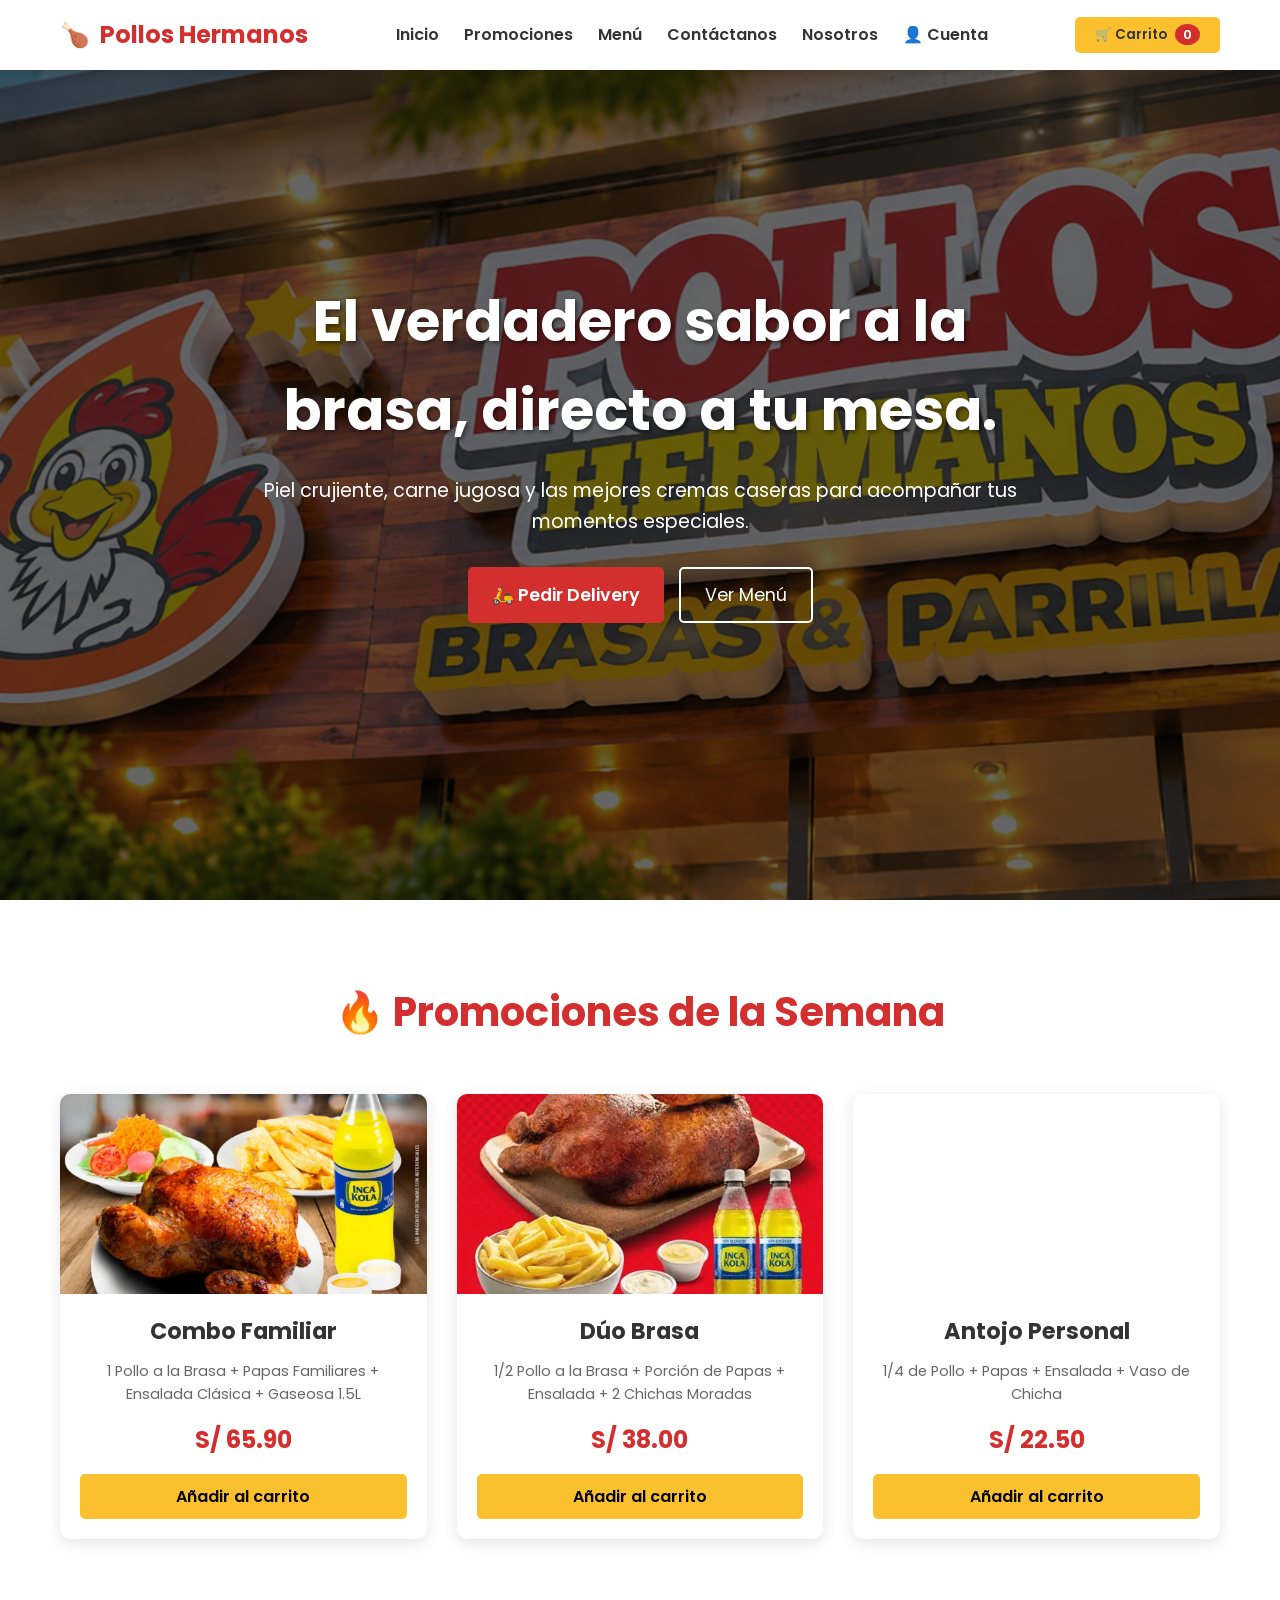
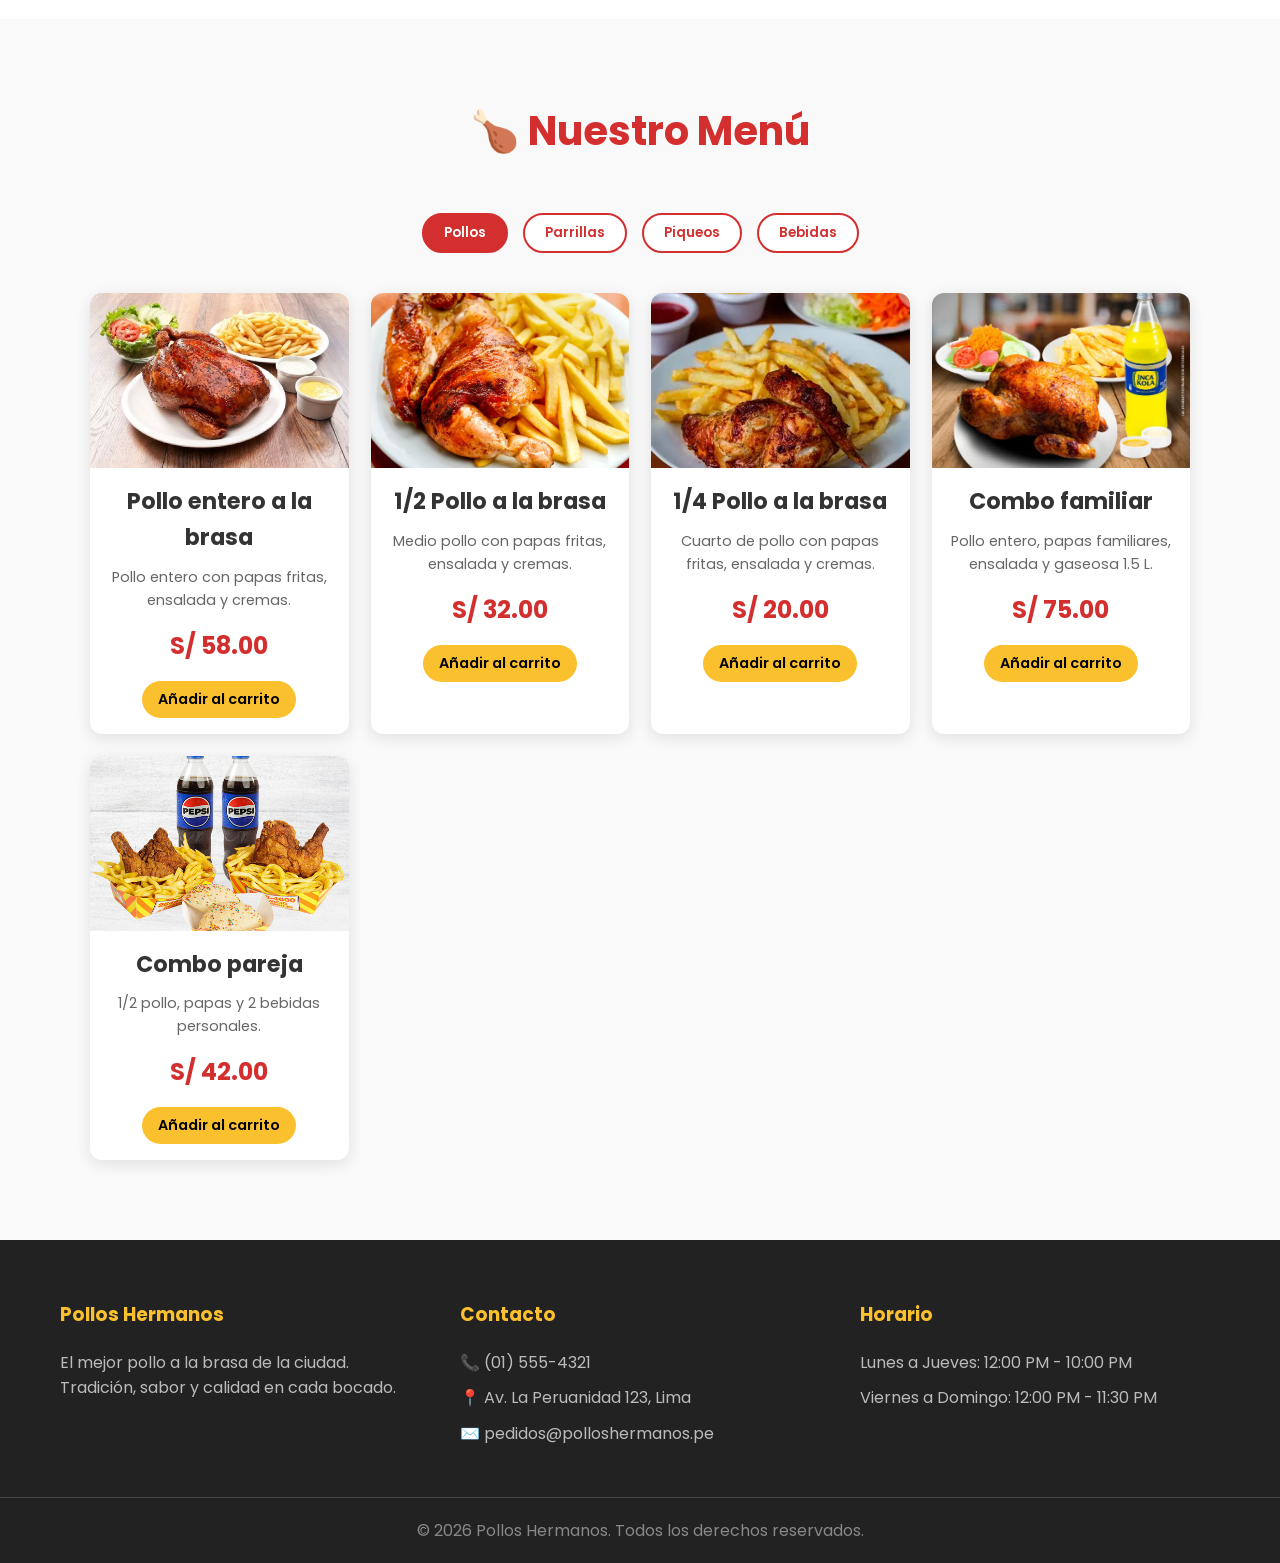
<file: prototipo_/index.html>
<!DOCTYPE html>
<html lang="es">
<head>
    <meta charset="UTF-8">
    <meta name="viewport" content="width=device-width, initial-scale=1.0">
    <title>Pollos Hermanos | Tu Pollería Favorita</title>
    <link rel="stylesheet" href="style.css">
    <link href="https://fonts.googleapis.com/css2?family=Poppins:wght@300;400;600;700&display=swap" rel="stylesheet">
</head>
<body>

    <!-- Encabezado -->
    <header class="navbar">
        <div class="container nav-container">
            <div class="logo">
                🍗 <span>Pollos Hermanos</span>
            </div>
            <nav>
                <ul class="nav-links">
                    <li><a href="#inicio">Inicio</a></li>
                    <li><a href="#promos">Promociones</a></li>
                    <li><a href="#menu">Menú</a></li>
                    <li><a href="contacto.html"> Contáctanos</a></li>
                    <li><a href="historia.html"> Nosotros</a></li>
                    <li><a href="login.html">👤 Cuenta</a></li>
                </ul>
            </nav>
            <button class="btn-pedir" id="btn-header-pedir" style="position:relative;">
            🛒 Carrito <span id="cart-count" style="background:var(--primary-color); color:white; border-radius:50%; padding:2px 8px; font-size:0.8rem; margin-left:5px;">0</span>
            </button>
        </div>
    </header>

    <!-- Sección Principal (Hero) -->
    <section id="inicio" class="hero">
        <div class="hero-overlay"></div>
        <div class="container hero-content">
            <h1>El verdadero sabor a la brasa, directo a tu mesa.</h1>
            <p>Piel crujiente, carne jugosa y las mejores cremas caseras para acompañar tus momentos especiales.</p>
            <div class="hero-buttons">
                <button class="btn-primary" id="btn-hero-pedir">🛵 Pedir Delivery</button>
                <a href="#menu" class="btn-secondary">Ver Menú</a>
            </div>
        </div>
    </section>

    <!-- Promociones -->
    <section id="promos" class="section">
        <div class="container">
            <h2 class="section-title">🔥 Promociones de la Semana</h2>
            <div class="grid-3">
                <div class="card promo-card">
                    <div class="card-img" style="background-image: url('img/combo_familiar.png');"></div>
                    <div class="card-body">
                        <h3>Combo Familiar</h3>
                        <p>1 Pollo a la Brasa + Papas Familiares + Ensalada Clásica + Gaseosa 1.5L</p>
                        <span class="price">S/ 65.90</span>
                        <button class="btn-add">Añadir al carrito</button>
                    </div>
                </div>
                <div class="card promo-card">
                    <div class="card-img" style="background-image: url('img/duo_brasa.png');"></div>
                    <div class="card-body">
                        <h3>Dúo Brasa</h3>
                        <p>1/2 Pollo a la Brasa + Porción de Papas + Ensalada + 2 Chichas Moradas</p>
                        <span class="price">S/ 38.00</span>
                        <button class="btn-add">Añadir al carrito</button>
                    </div>
                </div>
                <div class="card promo-card">
                    <div class="card-img" style="background-image: url('https://images.unsplash.com/photo-1555939594-58d7cb561ad1?auto=format&fit=crop&q=80&w=400');"></div>
                    <div class="card-body">
                        <h3>Antojo Personal</h3>
                        <p>1/4 de Pollo + Papas + Ensalada + Vaso de Chicha</p>
                        <span class="price">S/ 22.50</span>
                        <button class="btn-add">Añadir al carrito</button>
                    </div>
                </div>
            </div>
        </div>
    </section>

    <!-- Nuestro Menú -->
    <section id="menu" class="section bg-light">
        <div class="container">
            <h2 class="section-title">🍗 Nuestro Menú</h2>
            <div class="menu-categories">
                <button class="menu-btn active">Pollos</button>
                <button class="menu-btn">Parrillas</button>
                <button class="menu-btn">Piqueos</button>
                <button class="menu-btn">Bebidas</button>
            </div>
            
            <div class="menu-list" id="menu-list"></div>
        </div>
    </section>

    <!-- Footer -->
    <footer>
        <div class="container footer-content">
            <div class="footer-col">
                <h3>Pollos Hermanos</h3>
                <p>El mejor pollo a la brasa de la ciudad. Tradición, sabor y calidad en cada bocado.</p>
            </div>
            <div class="footer-col">
                <h3>Contacto</h3>
                <p>📞 (01) 555-4321</p>
                <p>📍 Av. La Peruanidad 123, Lima</p>
                <p>✉️ pedidos@polloshermanos.pe</p>
            </div>
            <div class="footer-col">
                <h3>Horario</h3>
                <p>Lunes a Jueves: 12:00 PM - 10:00 PM</p>
                <p>Viernes a Domingo: 12:00 PM - 11:30 PM</p>
            </div>
        </div>
        <div class="footer-bottom">
            <p>&copy; 2026 Pollos Hermanos. Todos los derechos reservados.</p>
        </div>
    </footer>

    <script src="script.js"></script>
</body>
</html>
</file>
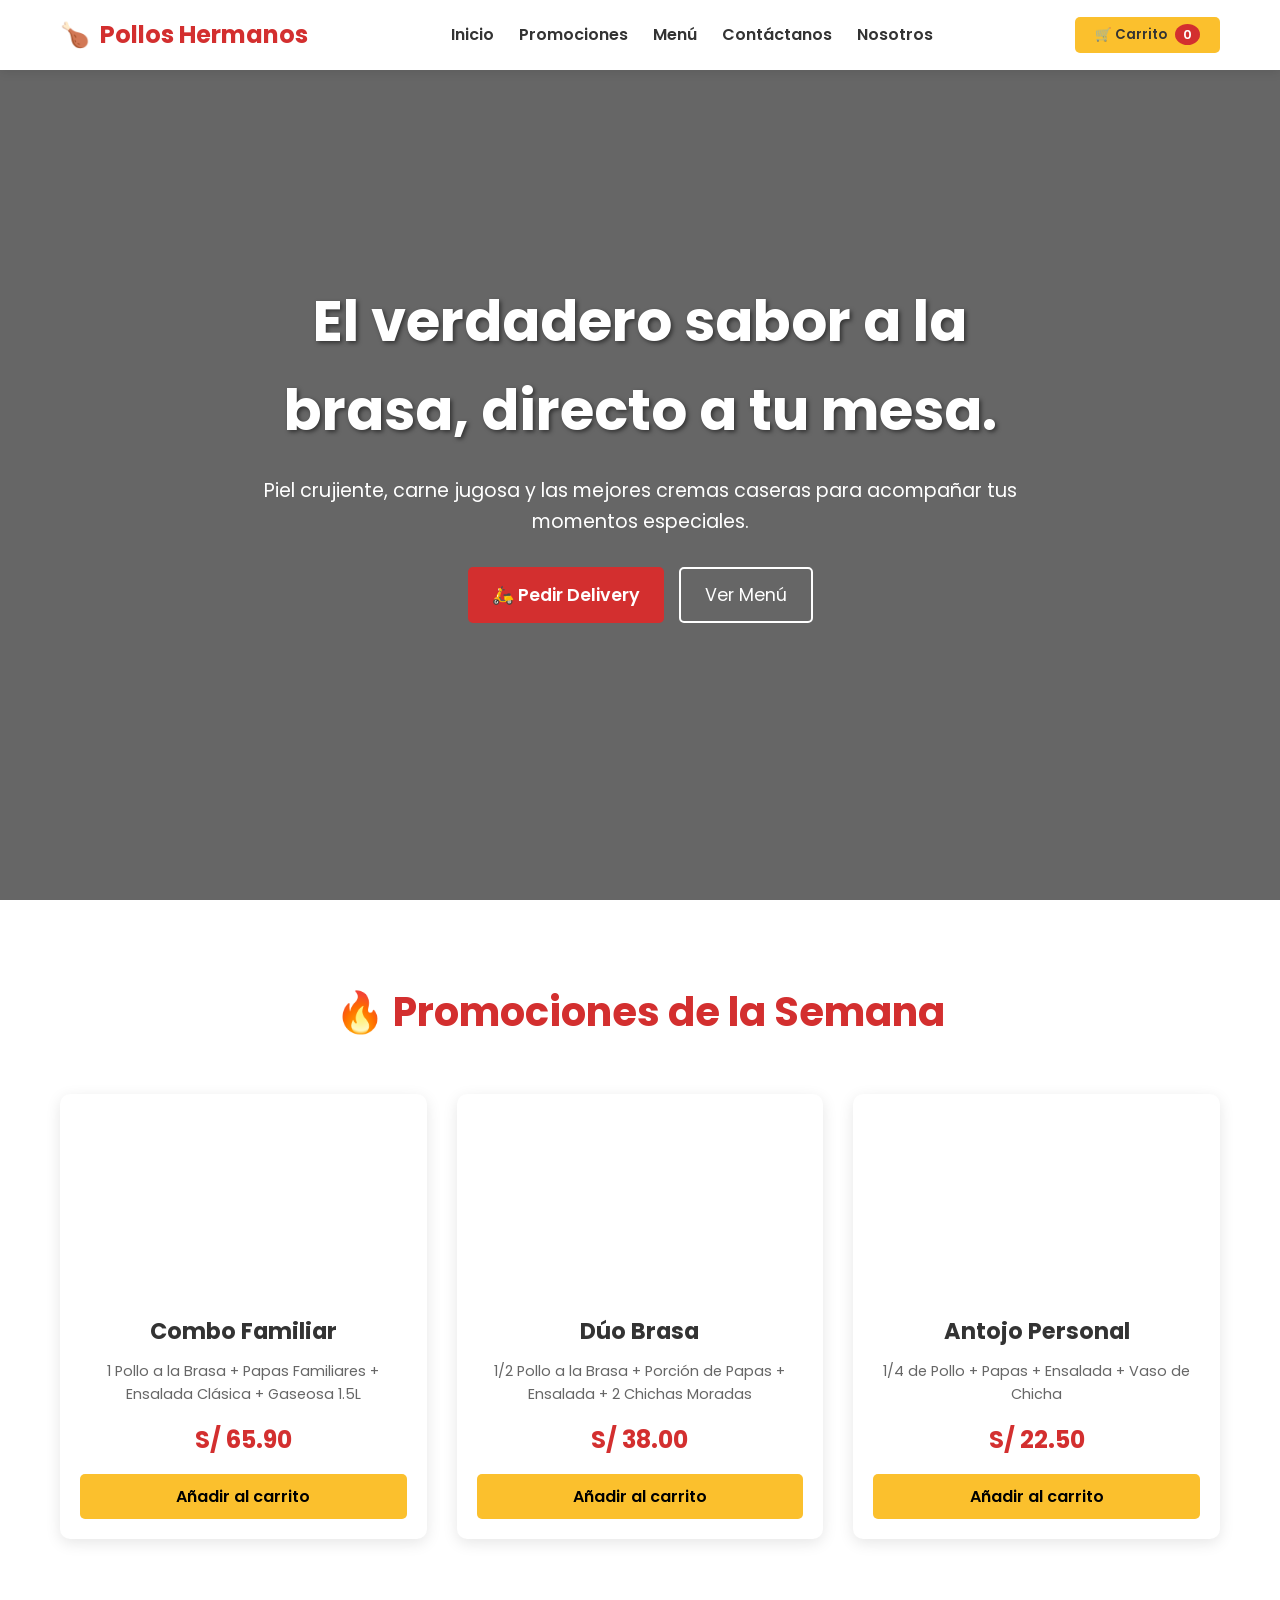
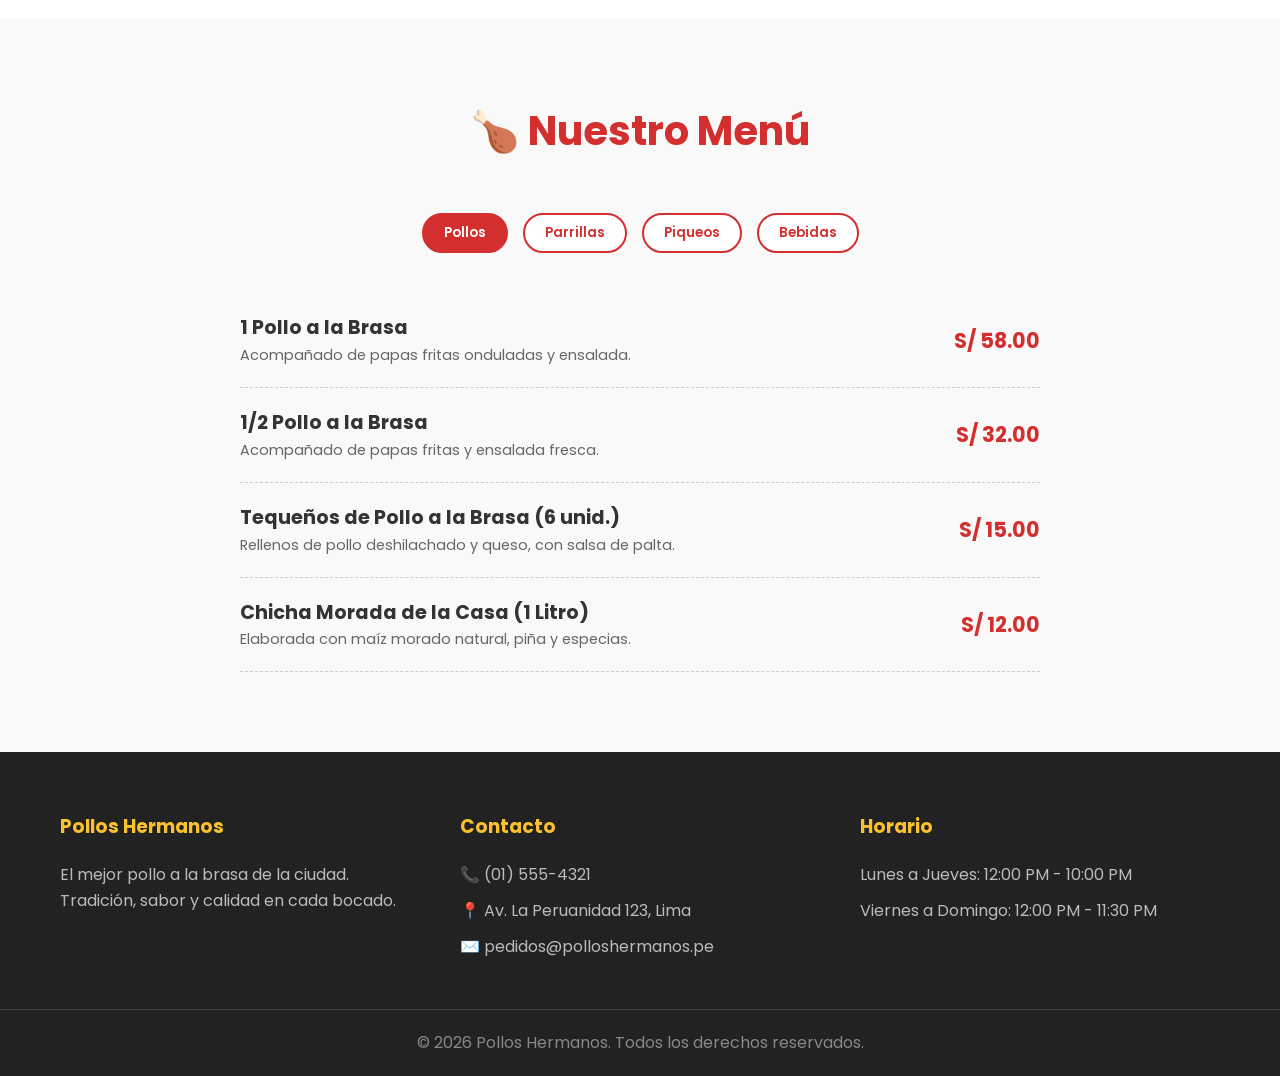
<file: Los_Pollos_Hermanos_Proyecto_Web-main/prototipo_/index.html>
<!DOCTYPE html>
<html lang="es">
<head>
    <meta charset="UTF-8">
    <meta name="viewport" content="width=device-width, initial-scale=1.0">
    <title>Pollos Hermanos | Tu Pollería Favorita</title>
    <link rel="stylesheet" href="style.css">
    <link href="https://fonts.googleapis.com/css2?family=Poppins:wght@300;400;600;700&display=swap" rel="stylesheet">
</head>
<body>

    <!-- Encabezado -->
    <header class="navbar">
        <div class="container nav-container">
            <div class="logo">
                🍗 <span>Pollos Hermanos</span>
            </div>
            <nav>
                <ul class="nav-links">
                    <li><a href="#inicio">Inicio</a></li>
                    <li><a href="#promos">Promociones</a></li>
                    <li><a href="#menu">Menú</a></li>
                    <li><a href="contacto.html"> Contáctanos</a></li>
                    <li><a href="historia.html"> Nosotros</a></li>
                </ul>
            </nav>
            <button class="btn-pedir" id="btn-header-pedir" style="position:relative;">
            🛒 Carrito <span id="cart-count" style="background:var(--primary-color); color:white; border-radius:50%; padding:2px 8px; font-size:0.8rem; margin-left:5px;">0</span>
            </button>
        </div>
    </header>

    <!-- Sección Principal (Hero) -->
    <section id="inicio" class="hero">
        <div class="hero-overlay"></div>
        <div class="container hero-content">
            <h1>El verdadero sabor a la brasa, directo a tu mesa.</h1>
            <p>Piel crujiente, carne jugosa y las mejores cremas caseras para acompañar tus momentos especiales.</p>
            <div class="hero-buttons">
                <button class="btn-primary" id="btn-hero-pedir">🛵 Pedir Delivery</button>
                <a href="#menu" class="btn-secondary">Ver Menú</a>
            </div>
        </div>
    </section>

    <!-- Promociones -->
    <section id="promos" class="section">
        <div class="container">
            <h2 class="section-title">🔥 Promociones de la Semana</h2>
            <div class="grid-3">
                <div class="card promo-card">
                    <div class="card-img" style="background-image: url('https://images.unsplash.com/photo-1606622830825-f86a241e573e?auto=format&fit=crop&q=80&w=400');"></div>
                    <div class="card-body">
                        <h3>Combo Familiar</h3>
                        <p>1 Pollo a la Brasa + Papas Familiares + Ensalada Clásica + Gaseosa 1.5L</p>
                        <span class="price">S/ 65.90</span>
                        <button class="btn-add">Añadir al carrito</button>
                    </div>
                </div>
                <div class="card promo-card">
                    <div class="card-img" style="background-image: url('https://images.unsplash.com/photo-1615486171448-4fdcb3850117?auto=format&fit=crop&q=80&w=400');"></div>
                    <div class="card-body">
                        <h3>Dúo Brasa</h3>
                        <p>1/2 Pollo a la Brasa + Porción de Papas + Ensalada + 2 Chichas Moradas</p>
                        <span class="price">S/ 38.00</span>
                        <button class="btn-add">Añadir al carrito</button>
                    </div>
                </div>
                <div class="card promo-card">
                    <div class="card-img" style="background-image: url('https://images.unsplash.com/photo-1555939594-58d7cb561ad1?auto=format&fit=crop&q=80&w=400');"></div>
                    <div class="card-body">
                        <h3>Antojo Personal</h3>
                        <p>1/4 de Pollo + Papas + Ensalada + Vaso de Chicha</p>
                        <span class="price">S/ 22.50</span>
                        <button class="btn-add">Añadir al carrito</button>
                    </div>
                </div>
            </div>
        </div>
    </section>

    <!-- Nuestro Menú -->
    <section id="menu" class="section bg-light">
        <div class="container">
            <h2 class="section-title">🍗 Nuestro Menú</h2>
            <div class="menu-categories">
                <button class="menu-btn active">Pollos</button>
                <button class="menu-btn">Parrillas</button>
                <button class="menu-btn">Piqueos</button>
                <button class="menu-btn">Bebidas</button>
            </div>
            
            <div class="menu-list">
                <div class="menu-item">
                    <div class="menu-info">
                        <h4>1 Pollo a la Brasa</h4>
                        <p>Acompañado de papas fritas onduladas y ensalada.</p>
                    </div>
                    <div class="menu-price">S/ 58.00</div>
                </div>
                <div class="menu-item">
                    <div class="menu-info">
                        <h4>1/2 Pollo a la Brasa</h4>
                        <p>Acompañado de papas fritas y ensalada fresca.</p>
                    </div>
                    <div class="menu-price">S/ 32.00</div>
                </div>
                <div class="menu-item">
                    <div class="menu-info">
                        <h4>Tequeños de Pollo a la Brasa (6 unid.)</h4>
                        <p>Rellenos de pollo deshilachado y queso, con salsa de palta.</p>
                    </div>
                    <div class="menu-price">S/ 15.00</div>
                </div>
                <div class="menu-item">
                    <div class="menu-info">
                        <h4>Chicha Morada de la Casa (1 Litro)</h4>
                        <p>Elaborada con maíz morado natural, piña y especias.</p>
                    </div>
                    <div class="menu-price">S/ 12.00</div>
                </div>
            </div>
        </div>
    </section>

    <!-- Footer -->
    <footer>
        <div class="container footer-content">
            <div class="footer-col">
                <h3>Pollos Hermanos</h3>
                <p>El mejor pollo a la brasa de la ciudad. Tradición, sabor y calidad en cada bocado.</p>
            </div>
            <div class="footer-col">
                <h3>Contacto</h3>
                <p>📞 (01) 555-4321</p>
                <p>📍 Av. La Peruanidad 123, Lima</p>
                <p>✉️ pedidos@polloshermanos.pe</p>
            </div>
            <div class="footer-col">
                <h3>Horario</h3>
                <p>Lunes a Jueves: 12:00 PM - 10:00 PM</p>
                <p>Viernes a Domingo: 12:00 PM - 11:30 PM</p>
            </div>
        </div>
        <div class="footer-bottom">
            <p>&copy; 2026 Pollos Hermanos. Todos los derechos reservados.</p>
        </div>
    </footer>

    <script src="script.js"></script>
</body>
</html>
</file>
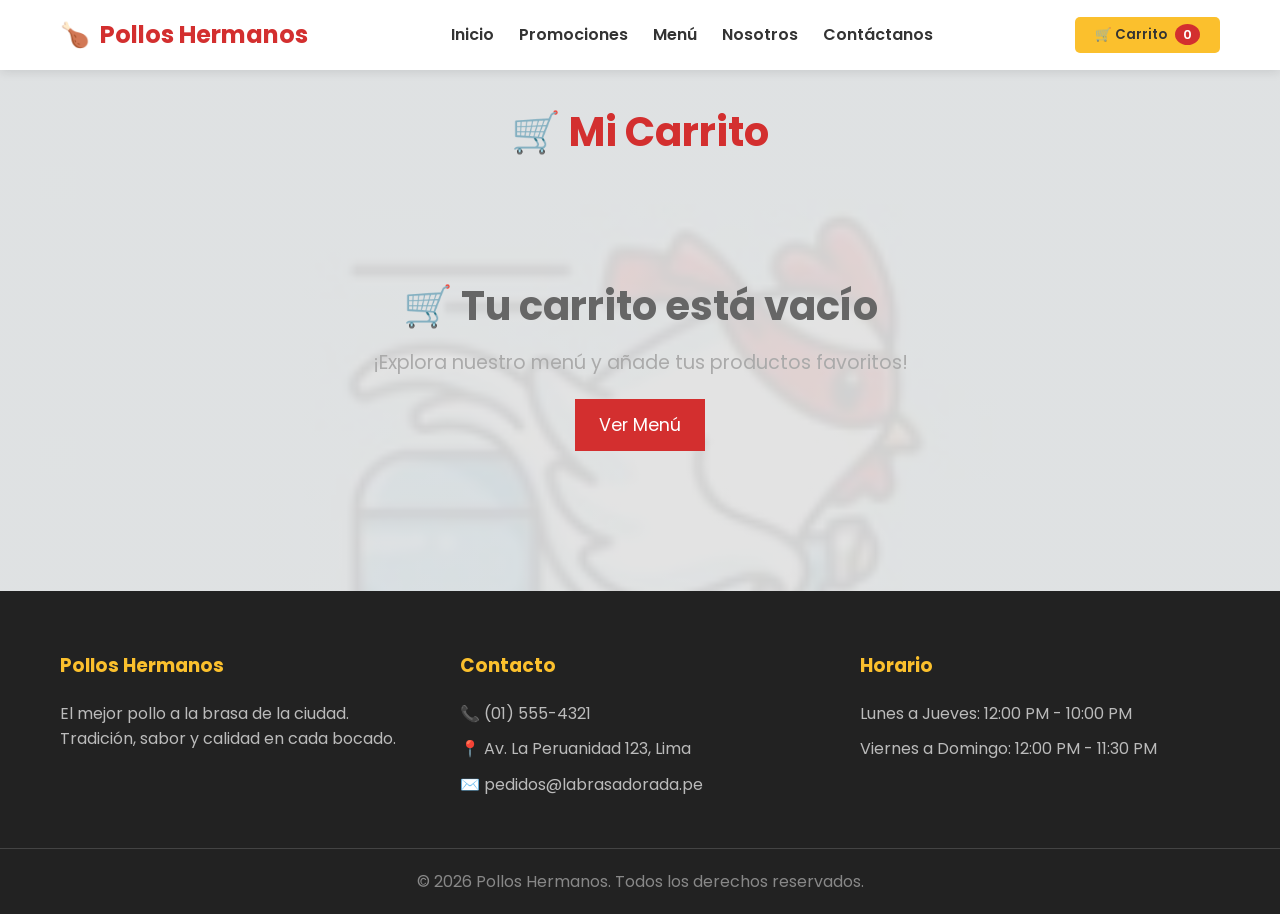
<file: prototipo_/carrito.html>
<!DOCTYPE html>
<html lang="es">
<head>
    <meta charset="UTF-8">
    <meta name="viewport" content="width=device-width, initial-scale=1.0">
    <title>Mi Carrito | Pollos Hermanos</title>
    <link rel="stylesheet" href="style.css">
    <link href="https://fonts.googleapis.com/css2?family=Poppins:wght@300;400;600;700&display=swap" rel="stylesheet">
    <style>
        /* Estilos específicos del carrito */
        .cart-container {
            max-width: 900px;
            margin: 0 auto;
        }
        .cart-empty {
            text-align: center;
            padding: 60px 20px;
        }
        .cart-empty h2 {
            font-size: 2.5rem;
            color: var(--text-light);
        }
        .cart-empty p {
            font-size: 1.2rem;
            color: #aaa;
            margin-top: 10px;
        }
        .cart-empty .btn-primary {
            display: inline-block;
            margin-top: 20px;
        }
        .cart-item {
            display: flex;
            align-items: center;
            justify-content: space-between;
            background: var(--white);
            padding: 16px 20px;
            border-radius: 12px;
            box-shadow: 0 2px 10px rgba(0,0,0,0.06);
            margin-bottom: 12px;
            transition: all 0.2s;
        }
        .cart-item:hover {
            box-shadow: 0 4px 20px rgba(0,0,0,0.1);
        }
        .cart-item-info {
            flex: 1;
        }
        .cart-item-info h4 {
            font-size: 1.2rem;
            color: var(--text-dark);
        }
        .cart-item-info p {
            color: var(--text-light);
            font-size: 0.9rem;
        }
        .cart-item-price {
            font-weight: 700;
            color: var(--primary-color);
            font-size: 1.3rem;
            margin-right: 20px;
        }
        .btn-remove {
            background: none;
            border: none;
            color: #999;
            font-size: 1.5rem;
            cursor: pointer;
            transition: color 0.3s;
            padding: 0 8px;
        }
        .btn-remove:hover {
            color: var(--primary-color);
        }
        .cart-summary {
            background: var(--white);
            padding: 25px;
            border-radius: 12px;
            box-shadow: 0 4px 20px rgba(0,0,0,0.08);
            margin-top: 30px;
            display: flex;
            justify-content: space-between;
            align-items: center;
            flex-wrap: wrap;
        }
        .cart-total {
            font-size: 1.8rem;
            font-weight: 700;
            color: var(--primary-color);
        }
        .cart-actions {
            display: flex;
            gap: 15px;
            flex-wrap: wrap;
        }
        .btn-clear {
            background: #eee;
            color: var(--text-dark);
            padding: 10px 24px;
            border-radius: 8px;
            font-weight: 600;
            transition: background 0.3s;
        }
        .btn-clear:hover {
            background: #ddd;
        }
        .btn-checkout {
            background: var(--primary-color);
            color: var(--white);
            padding: 10px 30px;
            border-radius: 8px;
            font-weight: 600;
            font-size: 1.1rem;
        }
        .btn-checkout:hover {
            background: #b71c1c;
        }
        @media (max-width: 600px) {
            .cart-item {
                flex-wrap: wrap;
                gap: 10px;
            }
            .cart-item-price {
                margin-right: 10px;
            }
            .cart-summary {
                flex-direction: column;
                gap: 15px;
                align-items: stretch;
            }
            .cart-actions {
                justify-content: center;
            }
        }
    
        /* Fondo del carrito con imagen delivery */
        body.cart-page {
            background:
                linear-gradient(rgba(255,255,255,.82), rgba(255,255,255,.82)),
                url('img/fondo_pago.png') center/cover fixed no-repeat;
        }
        .cart-container {
            position: relative;
            z-index: 1;
        }

    </style>
</head>
<body class="cart-page">

    <!-- NAVBAR -->
    <header class="navbar">
        <div class="container nav-container">
            <div class="logo">🍗 <span>Pollos Hermanos</span></div>
            <nav>
                <ul class="nav-links">
                    <li><a href="index.html#inicio">Inicio</a></li>
                    <li><a href="index.html#promos">Promociones</a></li>
                    <li><a href="index.html#menu">Menú</a></li>
                    <li><a href="historia.html">Nosotros</a></li>
                    <li><a href="contacto.html">Contáctanos</a></li>
                </ul>
            </nav>
            <button class="btn-pedir" id="btn-header-pedir" style="position:relative;">
                🛒 Carrito <span id="cart-count" style="background:var(--primary-color); color:white; border-radius:50%; padding:2px 8px; font-size:0.8rem; margin-left:5px;">0</span>
            </button>
        </div>
    </header>

    <!-- CONTENIDO DEL CARRITO -->
    <section class="section" style="padding-top: 100px;">
        <div class="container cart-container">
            <h2 class="section-title">🛒 Mi Carrito</h2>
            <div id="cart-items-wrapper">
                <!-- Aquí se renderizan los items con JavaScript -->
            </div>
            <div id="cart-summary" style="display: none;">
                <!-- Resumen -->
            </div>
        </div>
    </section>

    <!-- FOOTER -->
    <footer>
        <div class="container footer-content">
            <div class="footer-col">
                <h3>Pollos Hermanos</h3>
                <p>El mejor pollo a la brasa de la ciudad. Tradición, sabor y calidad en cada bocado.</p>
            </div>
            <div class="footer-col">
                <h3>Contacto</h3>
                <p>📞 (01) 555-4321</p>
                <p>📍 Av. La Peruanidad 123, Lima</p>
                <p>✉️ pedidos@labrasadorada.pe</p>
            </div>
            <div class="footer-col">
                <h3>Horario</h3>
                <p>Lunes a Jueves: 12:00 PM - 10:00 PM</p>
                <p>Viernes a Domingo: 12:00 PM - 11:30 PM</p>
            </div>
        </div>
        <div class="footer-bottom">
            <p>&copy; 2026 Pollos Hermanos. Todos los derechos reservados.</p>
        </div>
    </footer>

    <script src="script.js"></script>
    

<script>
document.addEventListener('DOMContentLoaded', () => {
    renderCart();
    updateCartCount();

    const btnHeader = document.getElementById('btn-header-pedir');
    if (btnHeader) btnHeader.addEventListener('click', () => location.href='carrito.html');
});

function parsePrice(value) {
    if (typeof value === 'number') return value;
    return parseFloat(String(value || '0')
        .replace('S/', '')
        .replace(/\s/g, '')
        .replace(',', '.')) || 0;
}

function getCart() {
    try {
        const data = JSON.parse(localStorage.getItem('cart'));
        return Array.isArray(data) ? data : [];
    } catch {
        return [];
    }
}

function renderCart() {
    const cart = getCart();
    const wrapper = document.getElementById('cart-items-wrapper');
    const summary = document.getElementById('cart-summary');

    if (!cart.length) {
        wrapper.innerHTML = `
            <div class="cart-empty">
                <h2>🛒 Tu carrito está vacío</h2>
                <p>¡Explora nuestro menú y añade tus productos favoritos!</p>
                <a href="index.html#menu" class="btn-primary">Ver Menú</a>
            </div>`;
        summary.style.display='none';
        return;
    }

    let total=0;
    wrapper.innerHTML = cart.map((item,index)=>{
        const unit = parsePrice(item.price);
        const qty = Number(item.quantity || item.cantidad || 1);
        const sub = unit * qty;
        total += sub;
        return `
            <div class="cart-item">
                <div class="cart-item-info">
                    <h4>${item.name || 'Producto'}</h4>
                    <p>${item.description || ''}</p>
                    <small>Cantidad: ${qty}</small>
                </div>
                <div class="cart-item-price">S/ ${sub.toFixed(2)}</div>
                <button class="btn-remove" data-index="${index}" title="Eliminar">✕</button>
            </div>`;
    }).join('');

    summary.style.display='flex';
    summary.innerHTML=`
        <div class="cart-total">Total: S/ ${total.toFixed(2)}</div>
        <div class="cart-actions">
            <button class="btn-clear" id="clear-cart">🗑️ Vaciar carrito</button>
            <button class="btn-checkout" id="checkout-btn">✅ Finalizar pedido</button>
        </div>`;

    wrapper.querySelectorAll('.btn-remove').forEach(btn=>{
        btn.addEventListener('click',()=>{
            const cart=getCart();
            cart.splice(Number(btn.dataset.index),1);
            localStorage.setItem('cart',JSON.stringify(cart));
            renderCart();
            updateCartCount();
        });
    });

    document.getElementById('clear-cart').addEventListener('click',()=>{
        if(confirm('¿Vaciar todo el carrito?')){
            localStorage.removeItem('cart');
            renderCart();
            updateCartCount();
        }
    });

    document.getElementById('checkout-btn').addEventListener('click',()=>{
        if(localStorage.getItem('usuario')){location.href='pago.html';}else{alert('Debes registrarte o ingresar para continuar');location.href='login.html';}
    });
}

function updateCartCount(){
    const badge=document.getElementById('cart-count');
    if(badge) badge.textContent=getCart().length;
}
</script>
</body>
</html>
</file>
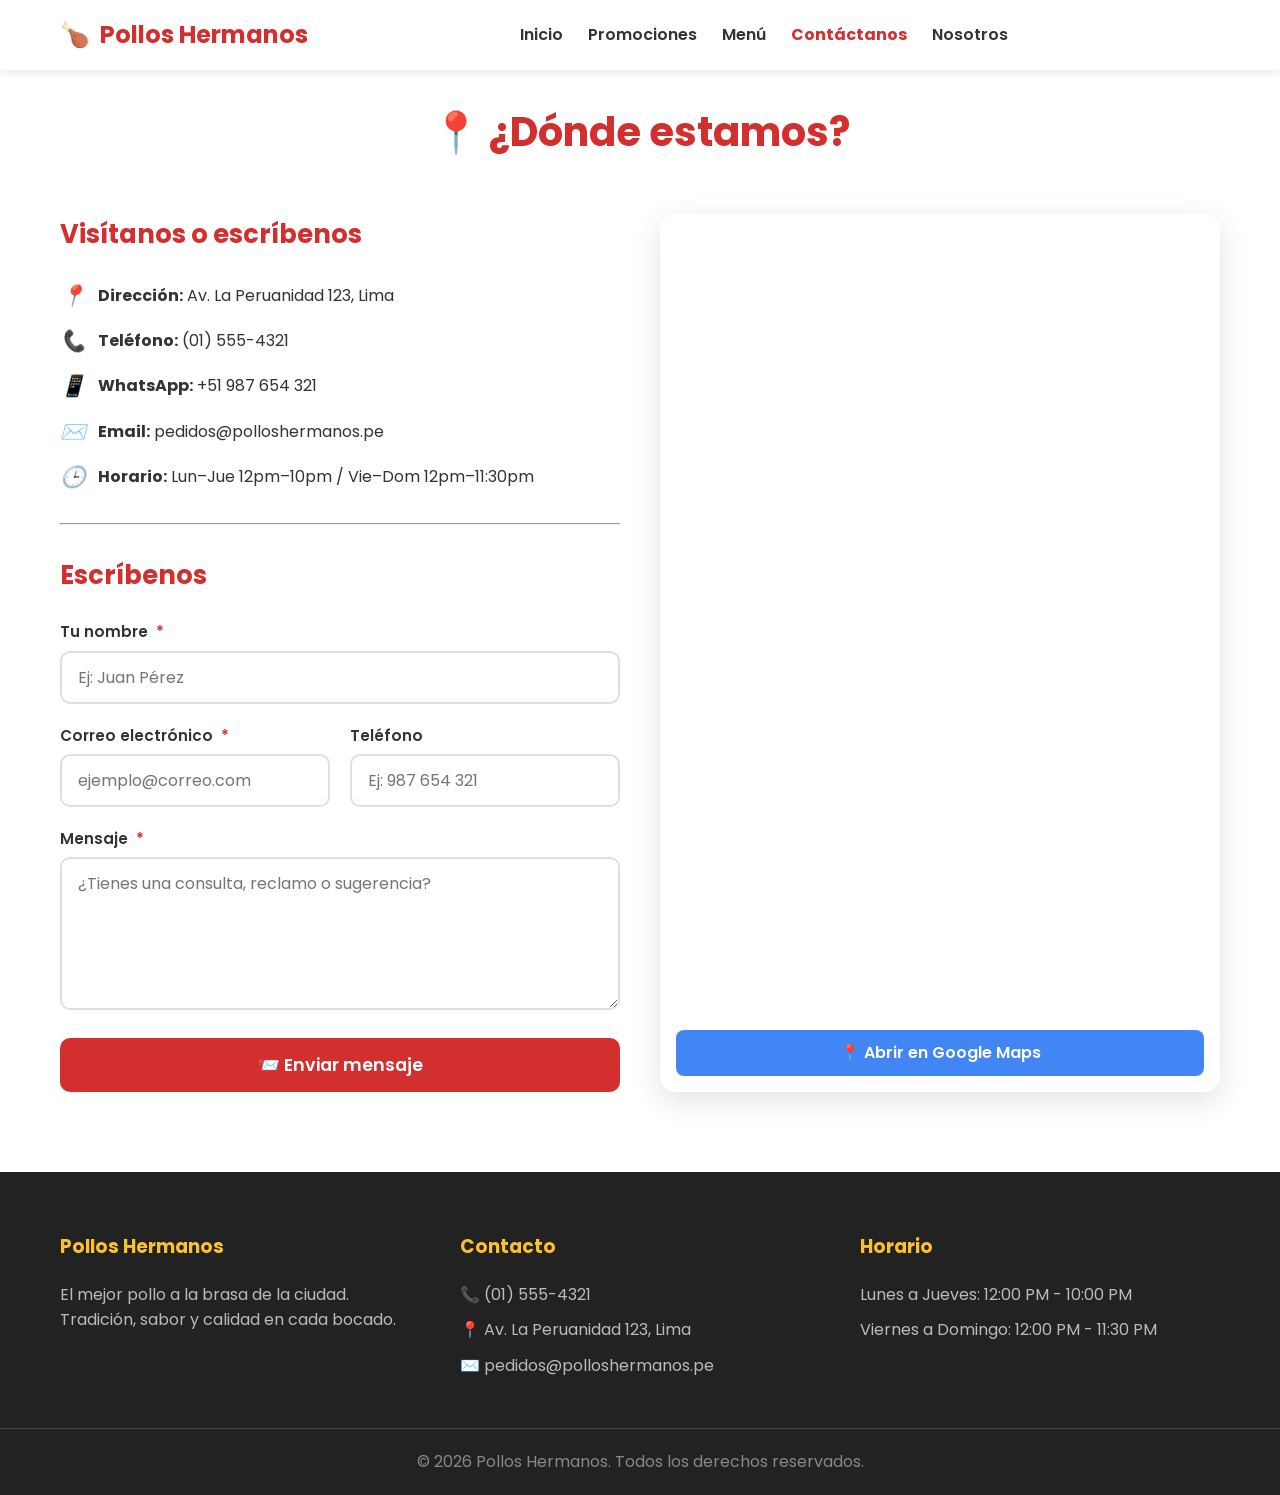
<file: prototipo_/contacto.html>
<!DOCTYPE html>
<html lang="es">
<head>
    <meta charset="UTF-8">
    <meta name="viewport" content="width=device-width, initial-scale=1.0">
    <title>Contáctanos | Pollos Hermanos</title>
    <link rel="stylesheet" href="style.css">
    <link href="https://fonts.googleapis.com/css2?family=Poppins:wght@300;400;600;700&display=swap" rel="stylesheet">
    <style>
        .contact-grid {
            display: grid;
            grid-template-columns: 1fr 1fr;
            gap: 40px;
            margin-top: 40px;
        }
        .contact-info-box .icon-text {
            display: flex;
            align-items: center;
            gap: 12px;
            margin-bottom: 12px;
        }
        .contact-info-box .icon-text i {
            font-size: 1.3rem;
            min-width: 24px;
            color: var(--primary-color);
        }
        .form-group {
            margin-bottom: 20px;
        }
        .form-group label {
            display: block;
            font-weight: 600;
            margin-bottom: 6px;
            font-size: 0.95rem;
            color: var(--text-dark);
        }
        .form-group label .required {
            color: var(--primary-color);
            margin-left: 4px;
        }
        .form-group input,
        .form-group textarea {
            width: 100%;
            padding: 12px 16px;
            border: 2px solid #e0e0e0;
            border-radius: 10px;
            font-family: 'Poppins', sans-serif;
            font-size: 1rem;
            transition: all 0.3s ease;
            background-color: var(--white);
            color: var(--text-dark);
        }
        .form-group input:focus,
        .form-group textarea:focus {
            outline: none;
            border-color: var(--primary-color);
            box-shadow: 0 0 0 4px rgba(211, 47, 47, 0.1);
        }
        .form-row {
            display: grid;
            grid-template-columns: 1fr 1fr;
            gap: 20px;
        }
        .btn-enviar {
            background-color: var(--primary-color);
            color: var(--white);
            padding: 14px 36px;
            font-size: 1.1rem;
            border-radius: 10px;
            border: none;
            font-weight: 600;
            transition: all 0.3s ease;
            width: 100%;
            cursor: pointer;
        }
        .btn-enviar:hover {
            background-color: #b71c1c;
            transform: translateY(-2px);
            box-shadow: 0 6px 20px rgba(211, 47, 47, 0.3);
        }
        .map-container {
            border-radius: 16px;
            overflow: hidden;
            box-shadow: 0 8px 30px rgba(0, 0, 0, 0.12);
            height: 100%;
            min-height: 400px;
            display: flex;
            flex-direction: column;
        }
        .map-container iframe {
            width: 100%;
            flex: 1;
            min-height: 350px;
            border: 0;
            display: block;
        }
        .btn-maps {
            display: inline-block;
            background-color: #4285F4;
            color: white;
            padding: 10px 20px;
            border-radius: 8px;
            text-align: center;
            font-weight: 600;
            text-decoration: none;
            margin-top: 12px;
            transition: background 0.3s;
        }
        .btn-maps:hover {
            background-color: #3367D6;
        }
        @media (max-width: 768px) {
            .form-row {
                grid-template-columns: 1fr;
                gap: 0;
            }
            .contact-grid {
                grid-template-columns: 1fr;
            }
            .map-container {
                min-height: 300px;
            }
            .map-container iframe {
                min-height: 250px;
            }
        }
    </style>
</head>
<body>

    <!-- NAVBAR -->
    <header class="navbar">
        <div class="container nav-container">
            <div class="logo">🍗 <span>Pollos Hermanos</span></div>
            <nav>
                <ul class="nav-links">
                    <li><a href="index.html#inicio">Inicio</a></li>
                    <li><a href="index.html#promos">Promociones</a></li>
                    <li><a href="index.html#menu">Menú</a></li>
                    <li><a href="contacto.html" style="color: var(--primary-color); font-weight:700;"> Contáctanos</a></li>
                    <li><a href="historia.html"> Nosotros</a></li>
                </ul>
            </nav>
            <button class="hamburger" id="hamburgerBtn" aria-label="Abrir menú" aria-expanded="false">
                <span></span>
                <span></span>
                <span></span>
            </button>
        </div>
    </header>
    <div class="nav-overlay" id="navOverlay"></div>

    <!-- CONTENIDO PRINCIPAL -->
    <section class="section" style="padding-top: 100px; min-height: 70vh;">
        <div class="container">
            <h2 class="section-title">📍 ¿Dónde estamos?</h2>
            
            <div class="contact-grid">
                <!-- Columna de información y formulario -->
                <div class="contact-info-box">
                    <h3 style="color: var(--primary-color); margin-bottom: 24px; font-size: 1.6rem;">Visítanos o escríbenos</h3>
                    
                    <div class="icon-text">
                        <i>📍</i>
                        <span><strong>Dirección:</strong> Av. La Peruanidad 123, Lima</span>
                    </div>
                    <div class="icon-text">
                        <i>📞</i>
                        <span><strong>Teléfono:</strong> (01) 555-4321</span>
                    </div>
                    <div class="icon-text">
                        <i>📱</i>
                        <span><strong>WhatsApp:</strong> +51 987 654 321</span>
                    </div>
                    <div class="icon-text">
                        <i>✉️</i>
                        <span><strong>Email:</strong> pedidos@polloshermanos.pe</span>
                    </div>
                    <div class="icon-text">
                        <i>🕒</i>
                        <span><strong>Horario:</strong> Lun–Jue 12pm–10pm / Vie–Dom 12pm–11:30pm</span>
                    </div>
                    
                    <hr style="margin: 30px 0; border-color: #eee;">
                    
                    <h3 style="color: var(--primary-color); margin-bottom: 24px; font-size: 1.6rem;">Escríbenos</h3>
                    <form id="contactForm" novalidate>
                        <div class="form-group">
                            <label for="nombre">Tu nombre <span class="required">*</span></label>
                            <input type="text" id="nombre" name="nombre" placeholder="Ej: Juan Pérez" required>
                        </div>
                        <div class="form-row">
                            <div class="form-group">
                                <label for="email">Correo electrónico <span class="required">*</span></label>
                                <input type="email" id="email" name="email" placeholder="ejemplo@correo.com" required>
                            </div>
                            <div class="form-group">
                                <label for="telefono">Teléfono</label>
                                <input type="tel" id="telefono" name="telefono" placeholder="Ej: 987 654 321">
                            </div>
                        </div>
                        <div class="form-group">
                            <label for="mensaje">Mensaje <span class="required">*</span></label>
                            <textarea id="mensaje" name="mensaje" rows="5" placeholder="¿Tienes una consulta, reclamo o sugerencia?" required></textarea>
                        </div>
                        <button type="submit" class="btn-enviar">📨 Enviar mensaje</button>
                    </form>
                </div>
                
                <!-- Columna del Mapa CON UBICACIÓN EXACTA -->
                <div class="map-container">
                    <!-- Mapa embebido con coordenadas exactas -->
                    <iframe 
                        src="https://maps.google.com/maps?q=-12.041034,-76.920127&z=17&output=embed"
                        loading="lazy"
                        referrerpolicy="no-referrer-when-downgrade"
                        title="Ubicación exacta de Pollos Hermanos">
                    </iframe>
                    <!-- Botón para abrir en Google Maps -->
                    <a href="https://www.google.com/maps/place/12%C2%B002'27.7%22S+76%C2%B055'12.5%22W/@-12.041034,-76.920127,17z" 
                       target="_blank" 
                       class="btn-maps" 
                       style="margin: 12px 16px 16px 16px;">
                       📍 Abrir en Google Maps
                    </a>
                </div>
            </div>
        </div>
    </section>

    <!-- FOOTER -->
    <footer>
        <div class="container footer-content">
            <div class="footer-col">
                <h3>Pollos Hermanos</h3>
                <p>El mejor pollo a la brasa de la ciudad. Tradición, sabor y calidad en cada bocado.</p>
            </div>
            <div class="footer-col">
                <h3>Contacto</h3>
                <p>📞 (01) 555-4321</p>
                <p>📍 Av. La Peruanidad 123, Lima</p>
                <p>✉️ pedidos@polloshermanos.pe</p>
            </div>
            <div class="footer-col">
                <h3>Horario</h3>
                <p>Lunes a Jueves: 12:00 PM - 10:00 PM</p>
                <p>Viernes a Domingo: 12:00 PM - 11:30 PM</p>
            </div>
        </div>
        <div class="footer-bottom">
            <p>&copy; 2026 Pollos Hermanos. Todos los derechos reservados.</p>
        </div>
    </footer>

    <script src="script.js"></script>
    <script>
        // Lógica para el formulario
        document.addEventListener('DOMContentLoaded', function() {
            const contactForm = document.getElementById('contactForm');
            if (contactForm) {
                contactForm.addEventListener('submit', function(e) {
                    e.preventDefault();
                    const nombre = document.getElementById('nombre').value.trim();
                    const email = document.getElementById('email').value.trim();
                    const mensaje = document.getElementById('mensaje').value.trim();
                    
                    if (!nombre || !email || !mensaje) {
                        alert('⚠️ Por favor, completa todos los campos obligatorios.');
                        return;
                    }
                    
                    alert('✅ ¡Gracias ' + nombre + '! Tu mensaje ha sido enviado (modo prototipo).');
                    this.reset();
                });
            }
        });
    </script>
</body>
</html>
</file>
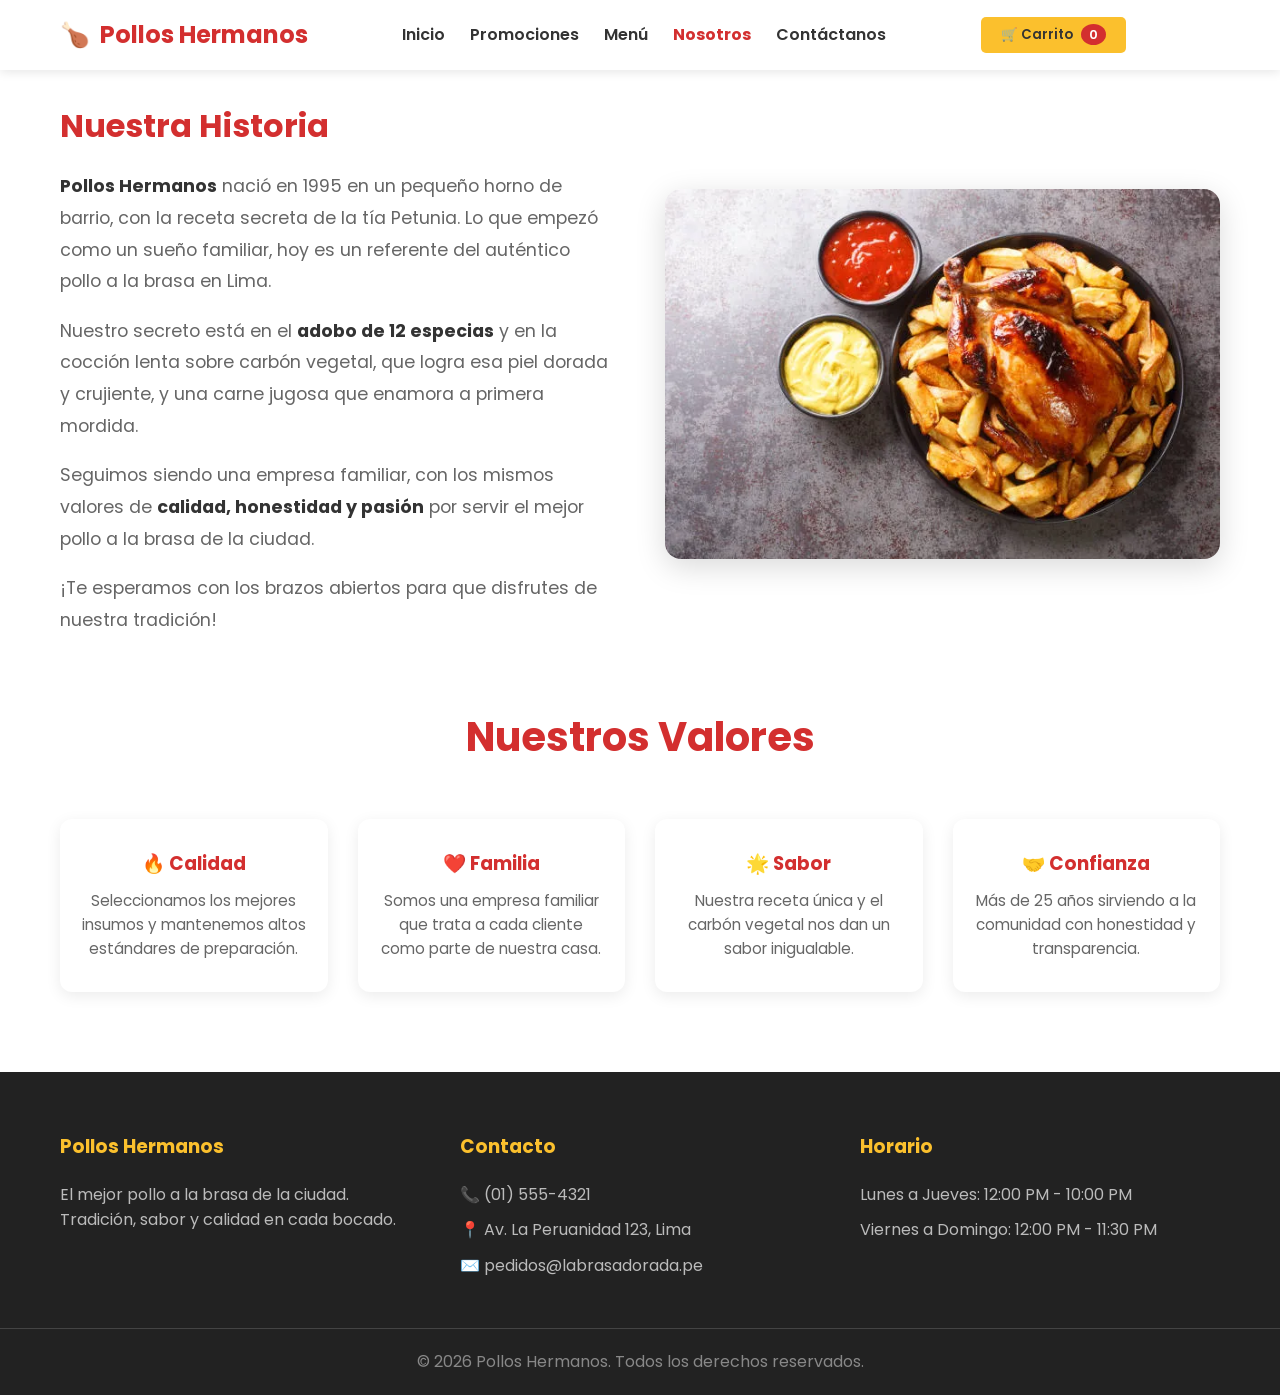
<file: prototipo_/historia.html>
<!DOCTYPE html>
<html lang="es">
<head>
    <meta charset="UTF-8">
    <meta name="viewport" content="width=device-width, initial-scale=1.0">
    <title>Nuestra Historia | Pollos Hermanos</title>
    <link rel="stylesheet" href="style.css">
    <link href="https://fonts.googleapis.com/css2?family=Poppins:wght@300;400;600;700&display=swap" rel="stylesheet">
    <style>
        .historia-grid {
            display: grid;
            grid-template-columns: 1fr 1fr;
            gap: 50px;
            align-items: center;
        }
        .historia-text h2 {
            color: var(--primary-color);
            font-size: 2rem;
            margin-bottom: 20px;
        }
        .historia-text p {
            margin-bottom: 18px;
            font-size: 1.1rem;
            line-height: 1.8;
            color: var(--text-light);
        }
        .historia-text strong {
            color: var(--text-dark);
        }
        .historia-img img {
            width: 100%;
            border-radius: 16px;
            box-shadow: 0 8px 30px rgba(0,0,0,0.15);
        }
        .valores {
            margin-top: 50px;
            text-align: center;
        }
        .valores-grid {
            display: grid;
            grid-template-columns: repeat(auto-fit, minmax(200px, 1fr));
            gap: 30px;
            margin-top: 30px;
        }
        .valor-card {
            background: var(--white);
            padding: 30px 20px;
            border-radius: 12px;
            box-shadow: 0 4px 15px rgba(0,0,0,0.08);
            transition: transform 0.3s;
        }
        .valor-card:hover {
            transform: translateY(-8px);
        }
        .valor-card h3 {
            color: var(--primary-color);
            margin-bottom: 10px;
        }
        .valor-card p {
            color: var(--text-light);
            font-size: 0.95rem;
        }
        @media (max-width: 768px) {
            .historia-grid {
                grid-template-columns: 1fr;
                gap: 30px;
            }
            .historia-img {
                order: -1;
            }
        }
    </style>
</head>
<body>
    <!-- NAVBAR -->
    <header class="navbar">
        <div class="container nav-container">
            <div class="logo">🍗 <span>Pollos Hermanos</span></div>
            <nav>
                <ul class="nav-links">
                    <li><a href="index.html#inicio">Inicio</a></li>
                    <li><a href="index.html#promos">Promociones</a></li>
                    <li><a href="index.html#menu">Menú</a></li>
                    <li><a href="historia.html" style="color: var(--primary-color); font-weight:700;"> Nosotros</a></li>
                    <li><a href="contacto.html"> Contáctanos</a></li>
                </ul>
            </nav>
            <button class="btn-pedir" id="btn-header-pedir" style="position:relative;">
            🛒 Carrito <span id="cart-count" style="background:var(--primary-color); color:white; border-radius:50%; padding:2px 8px; font-size:0.8rem; margin-left:5px;">0</span>
            </button>
            <button class="hamburger" id="hamburgerBtn" aria-label="Abrir menú" aria-expanded="false">
                <span></span>
                <span></span>
                <span></span>
            </button>
        </div>
    </header>
    <div class="nav-overlay" id="navOverlay"></div>

    <!-- CONTENIDO -->
    <section class="section" style="padding-top: 100px;">
        <div class="container">
            <div class="historia-grid">
                <div class="historia-text">
                    <h2>Nuestra Historia</h2>
                    <p>
                        <strong>Pollos Hermanos</strong> nació en 1995 en un pequeño horno de barrio, con la receta secreta de la tía Petunia. 
                        Lo que empezó como un sueño familiar, hoy es un referente del auténtico pollo a la brasa en Lima.
                    </p>
                    <p>
                        Nuestro secreto está en el <strong>adobo de 12 especias</strong> y en la cocción lenta sobre carbón vegetal, 
                        que logra esa piel dorada y crujiente, y una carne jugosa que enamora a primera mordida.
                    </p>
                    <p>
                        Seguimos siendo una empresa familiar, con los mismos valores de <strong>calidad, honestidad y pasión</strong> 
                        por servir el mejor pollo a la brasa de la ciudad.
                    </p>
                    <p>
                        ¡Te esperamos con los brazos abiertos para que disfrutes de nuestra tradición!
                    </p>
                </div>
                <div class="historia-img">
                    <!-- Imagen ilustrativa (puedes cambiarla por una propia) -->
                    <img src="pollo.webp" alt="Nuestro pollo a la brasa">
                </div>
            </div>

            <!-- Valores -->
            <div class="valores">
                <h2 class="section-title">Nuestros Valores</h2>
                <div class="valores-grid">
                    <div class="valor-card">
                        <h3>🔥 Calidad</h3>
                        <p>Seleccionamos los mejores insumos y mantenemos altos estándares de preparación.</p>
                    </div>
                    <div class="valor-card">
                        <h3>❤️ Familia</h3>
                        <p>Somos una empresa familiar que trata a cada cliente como parte de nuestra casa.</p>
                    </div>
                    <div class="valor-card">
                        <h3>🌟 Sabor</h3>
                        <p>Nuestra receta única y el carbón vegetal nos dan un sabor inigualable.</p>
                    </div>
                    <div class="valor-card">
                        <h3>🤝 Confianza</h3>
                        <p>Más de 25 años sirviendo a la comunidad con honestidad y transparencia.</p>
                    </div>
                </div>
            </div>
        </div>
    </section>

    <!-- FOOTER -->
    <footer>
        <div class="container footer-content">
            <div class="footer-col">
                <h3>Pollos Hermanos</h3>
                <p>El mejor pollo a la brasa de la ciudad. Tradición, sabor y calidad en cada bocado.</p>
            </div>
            <div class="footer-col">
                <h3>Contacto</h3>
                <p>📞 (01) 555-4321</p>
                <p>📍 Av. La Peruanidad 123, Lima</p>
                <p>✉️ pedidos@labrasadorada.pe</p>
            </div>
            <div class="footer-col">
                <h3>Horario</h3>
                <p>Lunes a Jueves: 12:00 PM - 10:00 PM</p>
                <p>Viernes a Domingo: 12:00 PM - 11:30 PM</p>
            </div>
        </div>
        <div class="footer-bottom">
            <p>&copy; 2026 Pollos Hermanos. Todos los derechos reservados.</p>
        </div>
    </footer>

    <script src="script.js"></script>
    <script>
        // Interacción para el botón "Pide Aquí" (ya está en script.js, pero por si acaso)
        document.addEventListener('DOMContentLoaded', function() {
            const btnHeader = document.getElementById('btn-header-pedir');
            if (btnHeader) {
                btnHeader.addEventListener('click', function() {
                    alert('🛒 Prototipo: Aquí se abriría el carrito de compras.');
                });
            }
        });
    </script>
</body>
</html>
</file>
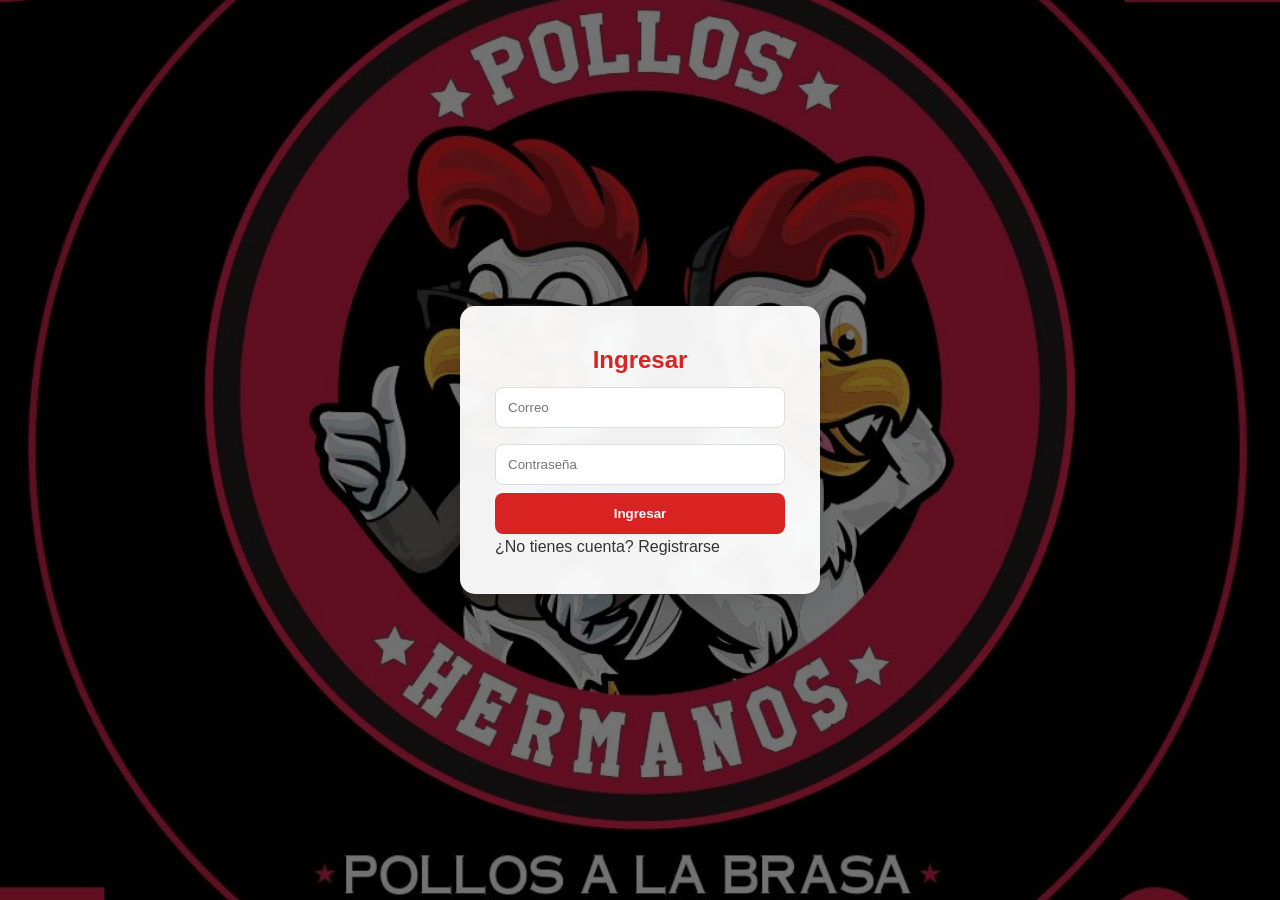
<file: prototipo_/login.html>
<!DOCTYPE html><html lang="es"><head><meta charset="UTF-8"><title>Ingresar | Pollos Hermanos</title><link rel="stylesheet" href="style.css"></head><body><div class="auth-box"><h2>Ingresar</h2>
<input id="correo" placeholder="Correo"><input id="password" type="password" placeholder="Contraseña"><button onclick="ingresar()">Ingresar</button><p>¿No tienes cuenta? <a href="registro.html">Registrarse</a></p></div><script src="auth.js"></script></body></html>
</file>
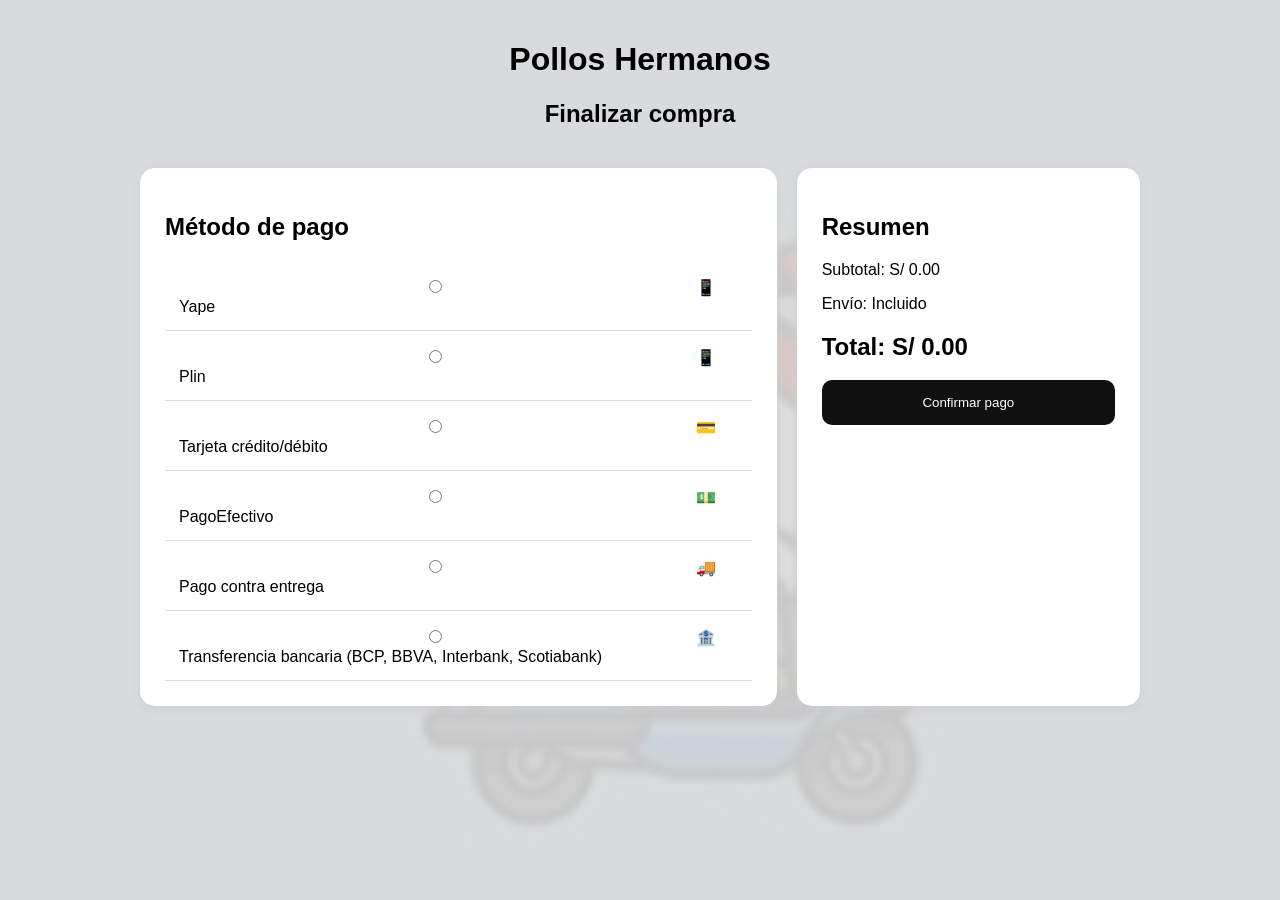
<file: prototipo_/pago.html>
<!DOCTYPE html>
<html lang="es">
<head>
<meta charset="UTF-8">
<meta name="viewport" content="width=device-width,initial-scale=1.0">
<title>Pago - Pollos Hermanos</title>
<link rel="stylesheet" href="pago.css">
</head>
<body class="pago-page">
<header><h1>Pollos Hermanos</h1><h2>Finalizar compra</h2></header>

<main class="checkout">
<section class="metodos">
<h2>Método de pago</h2>

<label><input type="radio" name="pago" value="yape" onclick="mostrarPago('yape')"> 📱 Yape</label>
<label><input type="radio" name="pago" value="plin" onclick="mostrarPago('plin')"> 📱 Plin</label>
<label><input type="radio" name="pago" value="tarjeta" onclick="mostrarPago('tarjeta')"> 💳 Tarjeta crédito/débito</label>
<label><input type="radio" name="pago" value="efectivo" onclick="mostrarPago('efectivo')"> 💵 PagoEfectivo</label>
<label><input type="radio" name="pago" value="contra" onclick="mostrarPago('contra')"> 🚚 Pago contra entrega</label>
<label><input type="radio" name="pago" value="banco" onclick="mostrarPago('banco')"> 🏦 Transferencia bancaria (BCP, BBVA, Interbank, Scotiabank)</label>

<div id="detallePago"></div>
</section>

<section class="resumen">
<h2>Resumen</h2>
<div id="productos"></div>
<p>Subtotal: S/ <span id="subtotal">0</span></p>
<p>Envío: <span id="envio">Incluido</span></p>
<h2>Total: S/ <span id="total">5</span></h2>
<button onclick="confirmarPago()">Confirmar pago</button>
</section>
</main>
<script src="pago.js"></script>
</body></html>
</file>
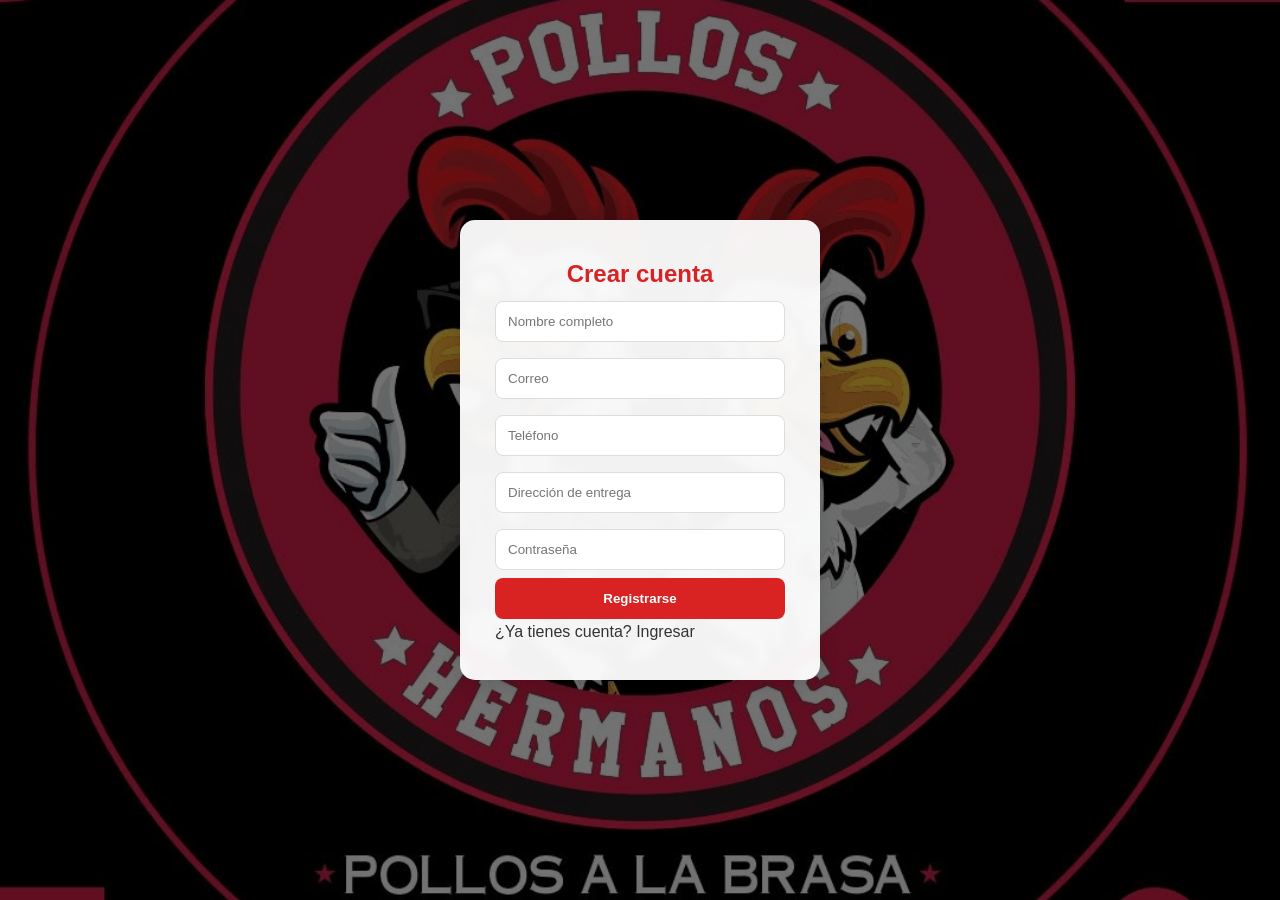
<file: prototipo_/registro.html>
<!DOCTYPE html><html lang="es"><head><meta charset="UTF-8"><title>Registrarse | Pollos Hermanos</title><link rel="stylesheet" href="style.css"></head><body><div class="auth-box"><h2>Crear cuenta</h2>
<input id="nombre" placeholder="Nombre completo"><input id="correo" placeholder="Correo"><input id="telefono" placeholder="Teléfono"><input id="direccion" placeholder="Dirección de entrega"><input id="password" type="password" placeholder="Contraseña"><button onclick="registrar()">Registrarse</button><p>¿Ya tienes cuenta? <a href="login.html">Ingresar</a></p></div><script src="auth.js"></script></body></html>
</file>
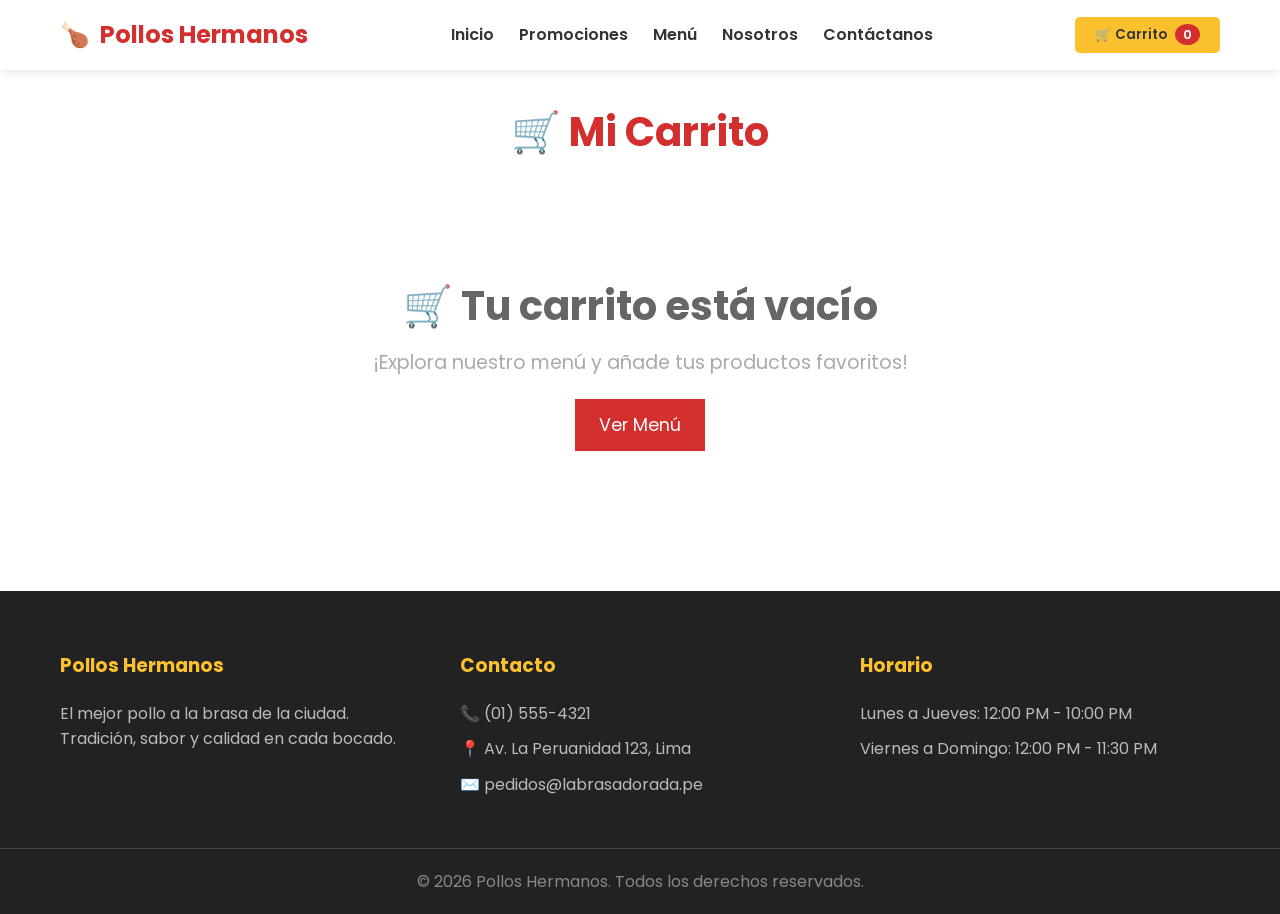
<file: Los_Pollos_Hermanos_Proyecto_Web-main/prototipo_/carrito.html>
<!DOCTYPE html>
<html lang="es">
<head>
    <meta charset="UTF-8">
    <meta name="viewport" content="width=device-width, initial-scale=1.0">
    <title>Mi Carrito | Pollos Hermanos</title>
    <link rel="stylesheet" href="style.css">
    <link href="https://fonts.googleapis.com/css2?family=Poppins:wght@300;400;600;700&display=swap" rel="stylesheet">
    <style>
        /* Estilos específicos del carrito */
        .cart-container {
            max-width: 900px;
            margin: 0 auto;
        }
        .cart-empty {
            text-align: center;
            padding: 60px 20px;
        }
        .cart-empty h2 {
            font-size: 2.5rem;
            color: var(--text-light);
        }
        .cart-empty p {
            font-size: 1.2rem;
            color: #aaa;
            margin-top: 10px;
        }
        .cart-empty .btn-primary {
            display: inline-block;
            margin-top: 20px;
        }
        .cart-item {
            display: flex;
            align-items: center;
            justify-content: space-between;
            background: var(--white);
            padding: 16px 20px;
            border-radius: 12px;
            box-shadow: 0 2px 10px rgba(0,0,0,0.06);
            margin-bottom: 12px;
            transition: all 0.2s;
        }
        .cart-item:hover {
            box-shadow: 0 4px 20px rgba(0,0,0,0.1);
        }
        .cart-item-info {
            flex: 1;
        }
        .cart-item-info h4 {
            font-size: 1.2rem;
            color: var(--text-dark);
        }
        .cart-item-info p {
            color: var(--text-light);
            font-size: 0.9rem;
        }
        .cart-item-price {
            font-weight: 700;
            color: var(--primary-color);
            font-size: 1.3rem;
            margin-right: 20px;
        }
        .btn-remove {
            background: none;
            border: none;
            color: #999;
            font-size: 1.5rem;
            cursor: pointer;
            transition: color 0.3s;
            padding: 0 8px;
        }
        .btn-remove:hover {
            color: var(--primary-color);
        }
        .cart-summary {
            background: var(--white);
            padding: 25px;
            border-radius: 12px;
            box-shadow: 0 4px 20px rgba(0,0,0,0.08);
            margin-top: 30px;
            display: flex;
            justify-content: space-between;
            align-items: center;
            flex-wrap: wrap;
        }
        .cart-total {
            font-size: 1.8rem;
            font-weight: 700;
            color: var(--primary-color);
        }
        .cart-actions {
            display: flex;
            gap: 15px;
            flex-wrap: wrap;
        }
        .btn-clear {
            background: #eee;
            color: var(--text-dark);
            padding: 10px 24px;
            border-radius: 8px;
            font-weight: 600;
            transition: background 0.3s;
        }
        .btn-clear:hover {
            background: #ddd;
        }
        .btn-checkout {
            background: var(--primary-color);
            color: var(--white);
            padding: 10px 30px;
            border-radius: 8px;
            font-weight: 600;
            font-size: 1.1rem;
        }
        .btn-checkout:hover {
            background: #b71c1c;
        }
        @media (max-width: 600px) {
            .cart-item {
                flex-wrap: wrap;
                gap: 10px;
            }
            .cart-item-price {
                margin-right: 10px;
            }
            .cart-summary {
                flex-direction: column;
                gap: 15px;
                align-items: stretch;
            }
            .cart-actions {
                justify-content: center;
            }
        }
    </style>
</head>
<body>

    <!-- NAVBAR -->
    <header class="navbar">
        <div class="container nav-container">
            <div class="logo">🍗 <span>Pollos Hermanos</span></div>
            <nav>
                <ul class="nav-links">
                    <li><a href="index.html#inicio">Inicio</a></li>
                    <li><a href="index.html#promos">Promociones</a></li>
                    <li><a href="index.html#menu">Menú</a></li>
                    <li><a href="historia.html">Nosotros</a></li>
                    <li><a href="contacto.html">Contáctanos</a></li>
                </ul>
            </nav>
            <button class="btn-pedir" id="btn-header-pedir" style="position:relative;">
                🛒 Carrito <span id="cart-count" style="background:var(--primary-color); color:white; border-radius:50%; padding:2px 8px; font-size:0.8rem; margin-left:5px;">0</span>
            </button>
        </div>
    </header>

    <!-- CONTENIDO DEL CARRITO -->
    <section class="section" style="padding-top: 100px;">
        <div class="container cart-container">
            <h2 class="section-title">🛒 Mi Carrito</h2>
            <div id="cart-items-wrapper">
                <!-- Aquí se renderizan los items con JavaScript -->
            </div>
            <div id="cart-summary" style="display: none;">
                <!-- Resumen -->
            </div>
        </div>
    </section>

    <!-- FOOTER -->
    <footer>
        <div class="container footer-content">
            <div class="footer-col">
                <h3>Pollos Hermanos</h3>
                <p>El mejor pollo a la brasa de la ciudad. Tradición, sabor y calidad en cada bocado.</p>
            </div>
            <div class="footer-col">
                <h3>Contacto</h3>
                <p>📞 (01) 555-4321</p>
                <p>📍 Av. La Peruanidad 123, Lima</p>
                <p>✉️ pedidos@labrasadorada.pe</p>
            </div>
            <div class="footer-col">
                <h3>Horario</h3>
                <p>Lunes a Jueves: 12:00 PM - 10:00 PM</p>
                <p>Viernes a Domingo: 12:00 PM - 11:30 PM</p>
            </div>
        </div>
        <div class="footer-bottom">
            <p>&copy; 2026 Pollos Hermanos. Todos los derechos reservados.</p>
        </div>
    </footer>

    <script src="script.js"></script>
    <script>
        // Lógica específica del carrito
        document.addEventListener('DOMContentLoaded', function() {
            renderCart();
            updateCartCount();
        });

        function renderCart() {
            const cart = JSON.parse(localStorage.getItem('cart')) || [];
            const wrapper = document.getElementById('cart-items-wrapper');
            const summary = document.getElementById('cart-summary');

            if (cart.length === 0) {
                wrapper.innerHTML = `
                    <div class="cart-empty">
                        <h2>🛒 Tu carrito está vacío</h2>
                        <p>¡Explora nuestro menú y añade tus productos favoritos!</p>
                        <a href="index.html#menu" class="btn-primary">Ver Menú</a>
                    </div>
                `;
                summary.style.display = 'none';
                return;
            }

            let html = '';
            let total = 0;
            cart.forEach((item, index) => {
                const precioNumerico = parseFloat(item.price.replace('S/ ', '').replace(',', '.'));
                total += precioNumerico;
                html += `
                    <div class="cart-item">
                        <div class="cart-item-info">
                            <h4>${item.name}</h4>
                            <p>${item.description || ''}</p>
                        </div>
                        <div class="cart-item-price">${item.price}</div>
                        <button class="btn-remove" data-index="${index}" title="Eliminar">✕</button>
                    </div>
                `;
            });

            wrapper.innerHTML = html;

            // Resumen
            summary.style.display = 'flex';
            summary.innerHTML = `
                <div class="cart-total">Total: S/ ${total.toFixed(2)}</div>
                <div class="cart-actions">
                    <button class="btn-clear" id="clear-cart">🗑️ Vaciar carrito</button>
                    <button class="btn-checkout" id="checkout-btn">✅ Finalizar pedido</button>
                </div>
            `;

            // Event listeners
            document.querySelectorAll('.btn-remove').forEach(btn => {
                btn.addEventListener('click', function() {
                    const index = parseInt(this.dataset.index);
                    removeFromCart(index);
                });
            });

            document.getElementById('clear-cart').addEventListener('click', function() {
                if (confirm('¿Vaciar todo el carrito?')) {
                    clearCart();
                }
            });

            document.getElementById('checkout-btn').addEventListener('click', function() {
                alert('✅ Prototipo: Tu pedido ha sido enviado. Pronto te contactaremos.');
                // Opcional: vaciar carrito después de "comprar"
                // clearCart();
            });
        }

        function removeFromCart(index) {
            let cart = JSON.parse(localStorage.getItem('cart')) || [];
            cart.splice(index, 1);
            localStorage.setItem('cart', JSON.stringify(cart));
            renderCart();
            updateCartCount();
        }

        function clearCart() {
            localStorage.removeItem('cart');
            renderCart();
            updateCartCount();
        }

        function updateCartCount() {
            const cart = JSON.parse(localStorage.getItem('cart')) || [];
            const count = cart.length;
            const badge = document.getElementById('cart-count');
            if (badge) badge.textContent = count;
        }

        // El botón del header también lleva al carrito
        document.getElementById('btn-header-pedir').addEventListener('click', function() {
            window.location.href = 'carrito.html';
        });
    </script>
</body>
</html>
</file>
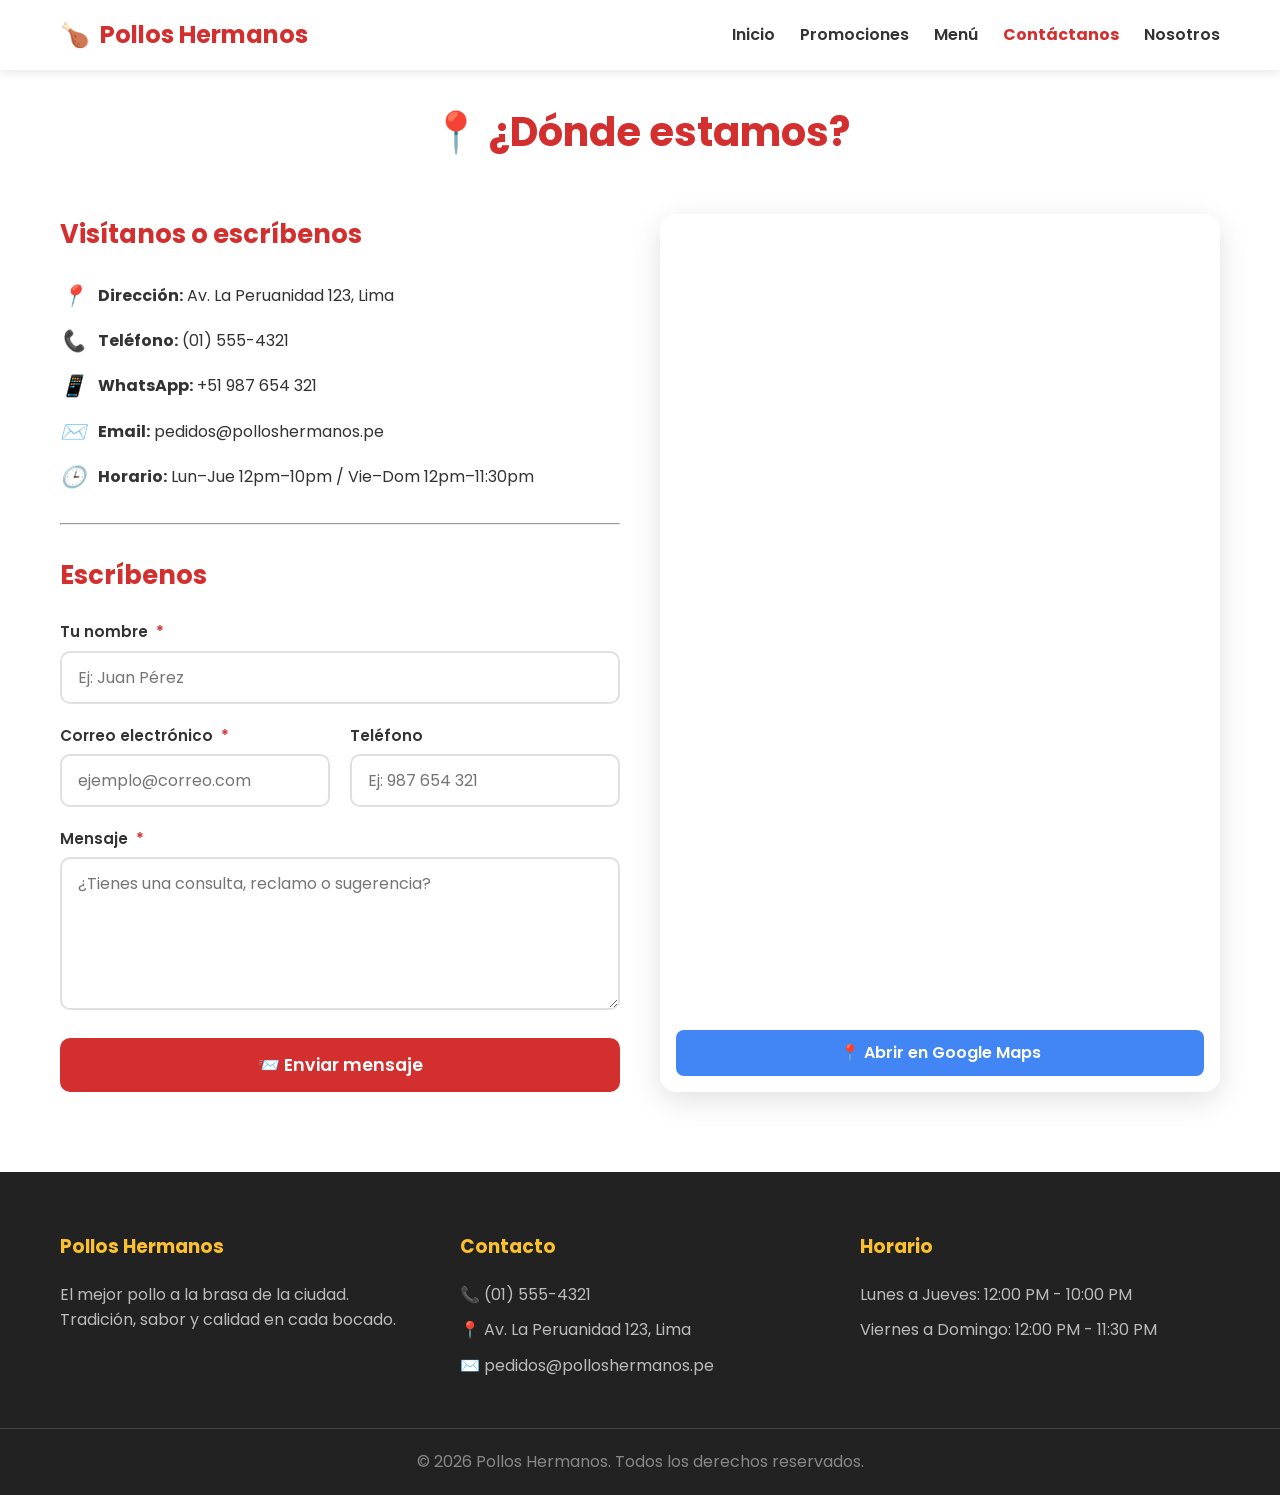
<file: Los_Pollos_Hermanos_Proyecto_Web-main/prototipo_/contacto.html>
<!DOCTYPE html>
<html lang="es">
<head>
    <meta charset="UTF-8">
    <meta name="viewport" content="width=device-width, initial-scale=1.0">
    <title>Contáctanos | Pollos Hermanos</title>
    <link rel="stylesheet" href="style.css">
    <link href="https://fonts.googleapis.com/css2?family=Poppins:wght@300;400;600;700&display=swap" rel="stylesheet">
    <style>
        .contact-grid {
            display: grid;
            grid-template-columns: 1fr 1fr;
            gap: 40px;
            margin-top: 40px;
        }
        .contact-info-box .icon-text {
            display: flex;
            align-items: center;
            gap: 12px;
            margin-bottom: 12px;
        }
        .contact-info-box .icon-text i {
            font-size: 1.3rem;
            min-width: 24px;
            color: var(--primary-color);
        }
        .form-group {
            margin-bottom: 20px;
        }
        .form-group label {
            display: block;
            font-weight: 600;
            margin-bottom: 6px;
            font-size: 0.95rem;
            color: var(--text-dark);
        }
        .form-group label .required {
            color: var(--primary-color);
            margin-left: 4px;
        }
        .form-group input,
        .form-group textarea {
            width: 100%;
            padding: 12px 16px;
            border: 2px solid #e0e0e0;
            border-radius: 10px;
            font-family: 'Poppins', sans-serif;
            font-size: 1rem;
            transition: all 0.3s ease;
            background-color: var(--white);
            color: var(--text-dark);
        }
        .form-group input:focus,
        .form-group textarea:focus {
            outline: none;
            border-color: var(--primary-color);
            box-shadow: 0 0 0 4px rgba(211, 47, 47, 0.1);
        }
        .form-row {
            display: grid;
            grid-template-columns: 1fr 1fr;
            gap: 20px;
        }
        .btn-enviar {
            background-color: var(--primary-color);
            color: var(--white);
            padding: 14px 36px;
            font-size: 1.1rem;
            border-radius: 10px;
            border: none;
            font-weight: 600;
            transition: all 0.3s ease;
            width: 100%;
            cursor: pointer;
        }
        .btn-enviar:hover {
            background-color: #b71c1c;
            transform: translateY(-2px);
            box-shadow: 0 6px 20px rgba(211, 47, 47, 0.3);
        }
        .map-container {
            border-radius: 16px;
            overflow: hidden;
            box-shadow: 0 8px 30px rgba(0, 0, 0, 0.12);
            height: 100%;
            min-height: 400px;
            display: flex;
            flex-direction: column;
        }
        .map-container iframe {
            width: 100%;
            flex: 1;
            min-height: 350px;
            border: 0;
            display: block;
        }
        .btn-maps {
            display: inline-block;
            background-color: #4285F4;
            color: white;
            padding: 10px 20px;
            border-radius: 8px;
            text-align: center;
            font-weight: 600;
            text-decoration: none;
            margin-top: 12px;
            transition: background 0.3s;
        }
        .btn-maps:hover {
            background-color: #3367D6;
        }
        @media (max-width: 768px) {
            .form-row {
                grid-template-columns: 1fr;
                gap: 0;
            }
            .contact-grid {
                grid-template-columns: 1fr;
            }
            .map-container {
                min-height: 300px;
            }
            .map-container iframe {
                min-height: 250px;
            }
        }
    </style>
</head>
<body>

    <!-- NAVBAR -->
    <header class="navbar">
        <div class="container nav-container">
            <div class="logo">🍗 <span>Pollos Hermanos</span></div>
            <nav>
                <ul class="nav-links">
                    <li><a href="index.html#inicio">Inicio</a></li>
                    <li><a href="index.html#promos">Promociones</a></li>
                    <li><a href="index.html#menu">Menú</a></li>
                    <li><a href="contacto.html" style="color: var(--primary-color); font-weight:700;"> Contáctanos</a></li>
                    <li><a href="historia.html"> Nosotros</a></li>
                </ul>
            </nav>

        </div>
    </header>

    <!-- CONTENIDO PRINCIPAL -->
    <section class="section" style="padding-top: 100px; min-height: 70vh;">
        <div class="container">
            <h2 class="section-title">📍 ¿Dónde estamos?</h2>
            
            <div class="contact-grid">
                <!-- Columna de información y formulario -->
                <div class="contact-info-box">
                    <h3 style="color: var(--primary-color); margin-bottom: 24px; font-size: 1.6rem;">Visítanos o escríbenos</h3>
                    
                    <div class="icon-text">
                        <i>📍</i>
                        <span><strong>Dirección:</strong> Av. La Peruanidad 123, Lima</span>
                    </div>
                    <div class="icon-text">
                        <i>📞</i>
                        <span><strong>Teléfono:</strong> (01) 555-4321</span>
                    </div>
                    <div class="icon-text">
                        <i>📱</i>
                        <span><strong>WhatsApp:</strong> +51 987 654 321</span>
                    </div>
                    <div class="icon-text">
                        <i>✉️</i>
                        <span><strong>Email:</strong> pedidos@polloshermanos.pe</span>
                    </div>
                    <div class="icon-text">
                        <i>🕒</i>
                        <span><strong>Horario:</strong> Lun–Jue 12pm–10pm / Vie–Dom 12pm–11:30pm</span>
                    </div>
                    
                    <hr style="margin: 30px 0; border-color: #eee;">
                    
                    <h3 style="color: var(--primary-color); margin-bottom: 24px; font-size: 1.6rem;">Escríbenos</h3>
                    <form id="contactForm" novalidate>
                        <div class="form-group">
                            <label for="nombre">Tu nombre <span class="required">*</span></label>
                            <input type="text" id="nombre" name="nombre" placeholder="Ej: Juan Pérez" required>
                        </div>
                        <div class="form-row">
                            <div class="form-group">
                                <label for="email">Correo electrónico <span class="required">*</span></label>
                                <input type="email" id="email" name="email" placeholder="ejemplo@correo.com" required>
                            </div>
                            <div class="form-group">
                                <label for="telefono">Teléfono</label>
                                <input type="tel" id="telefono" name="telefono" placeholder="Ej: 987 654 321">
                            </div>
                        </div>
                        <div class="form-group">
                            <label for="mensaje">Mensaje <span class="required">*</span></label>
                            <textarea id="mensaje" name="mensaje" rows="5" placeholder="¿Tienes una consulta, reclamo o sugerencia?" required></textarea>
                        </div>
                        <button type="submit" class="btn-enviar">📨 Enviar mensaje</button>
                    </form>
                </div>
                
                <!-- Columna del Mapa CON UBICACIÓN EXACTA -->
                <div class="map-container">
                    <!-- Mapa embebido con coordenadas exactas -->
                    <iframe 
                        src="https://maps.google.com/maps?q=-12.041034,-76.920127&z=17&output=embed"
                        loading="lazy"
                        referrerpolicy="no-referrer-when-downgrade"
                        title="Ubicación exacta de Pollos Hermanos">
                    </iframe>
                    <!-- Botón para abrir en Google Maps -->
                    <a href="https://www.google.com/maps/place/12%C2%B002'27.7%22S+76%C2%B055'12.5%22W/@-12.041034,-76.920127,17z" 
                       target="_blank" 
                       class="btn-maps" 
                       style="margin: 12px 16px 16px 16px;">
                       📍 Abrir en Google Maps
                    </a>
                </div>
            </div>
        </div>
    </section>

    <!-- FOOTER -->
    <footer>
        <div class="container footer-content">
            <div class="footer-col">
                <h3>Pollos Hermanos</h3>
                <p>El mejor pollo a la brasa de la ciudad. Tradición, sabor y calidad en cada bocado.</p>
            </div>
            <div class="footer-col">
                <h3>Contacto</h3>
                <p>📞 (01) 555-4321</p>
                <p>📍 Av. La Peruanidad 123, Lima</p>
                <p>✉️ pedidos@polloshermanos.pe</p>
            </div>
            <div class="footer-col">
                <h3>Horario</h3>
                <p>Lunes a Jueves: 12:00 PM - 10:00 PM</p>
                <p>Viernes a Domingo: 12:00 PM - 11:30 PM</p>
            </div>
        </div>
        <div class="footer-bottom">
            <p>&copy; 2026 Pollos Hermanos. Todos los derechos reservados.</p>
        </div>
    </footer>

    <script src="script.js"></script>
    <script>
        // Lógica para el formulario
        document.addEventListener('DOMContentLoaded', function() {
            const contactForm = document.getElementById('contactForm');
            if (contactForm) {
                contactForm.addEventListener('submit', function(e) {
                    e.preventDefault();
                    const nombre = document.getElementById('nombre').value.trim();
                    const email = document.getElementById('email').value.trim();
                    const mensaje = document.getElementById('mensaje').value.trim();
                    
                    if (!nombre || !email || !mensaje) {
                        alert('⚠️ Por favor, completa todos los campos obligatorios.');
                        return;
                    }
                    
                    alert('✅ ¡Gracias ' + nombre + '! Tu mensaje ha sido enviado (modo prototipo).');
                    this.reset();
                });
            }
        });
    </script>
</body>
</html>
</file>
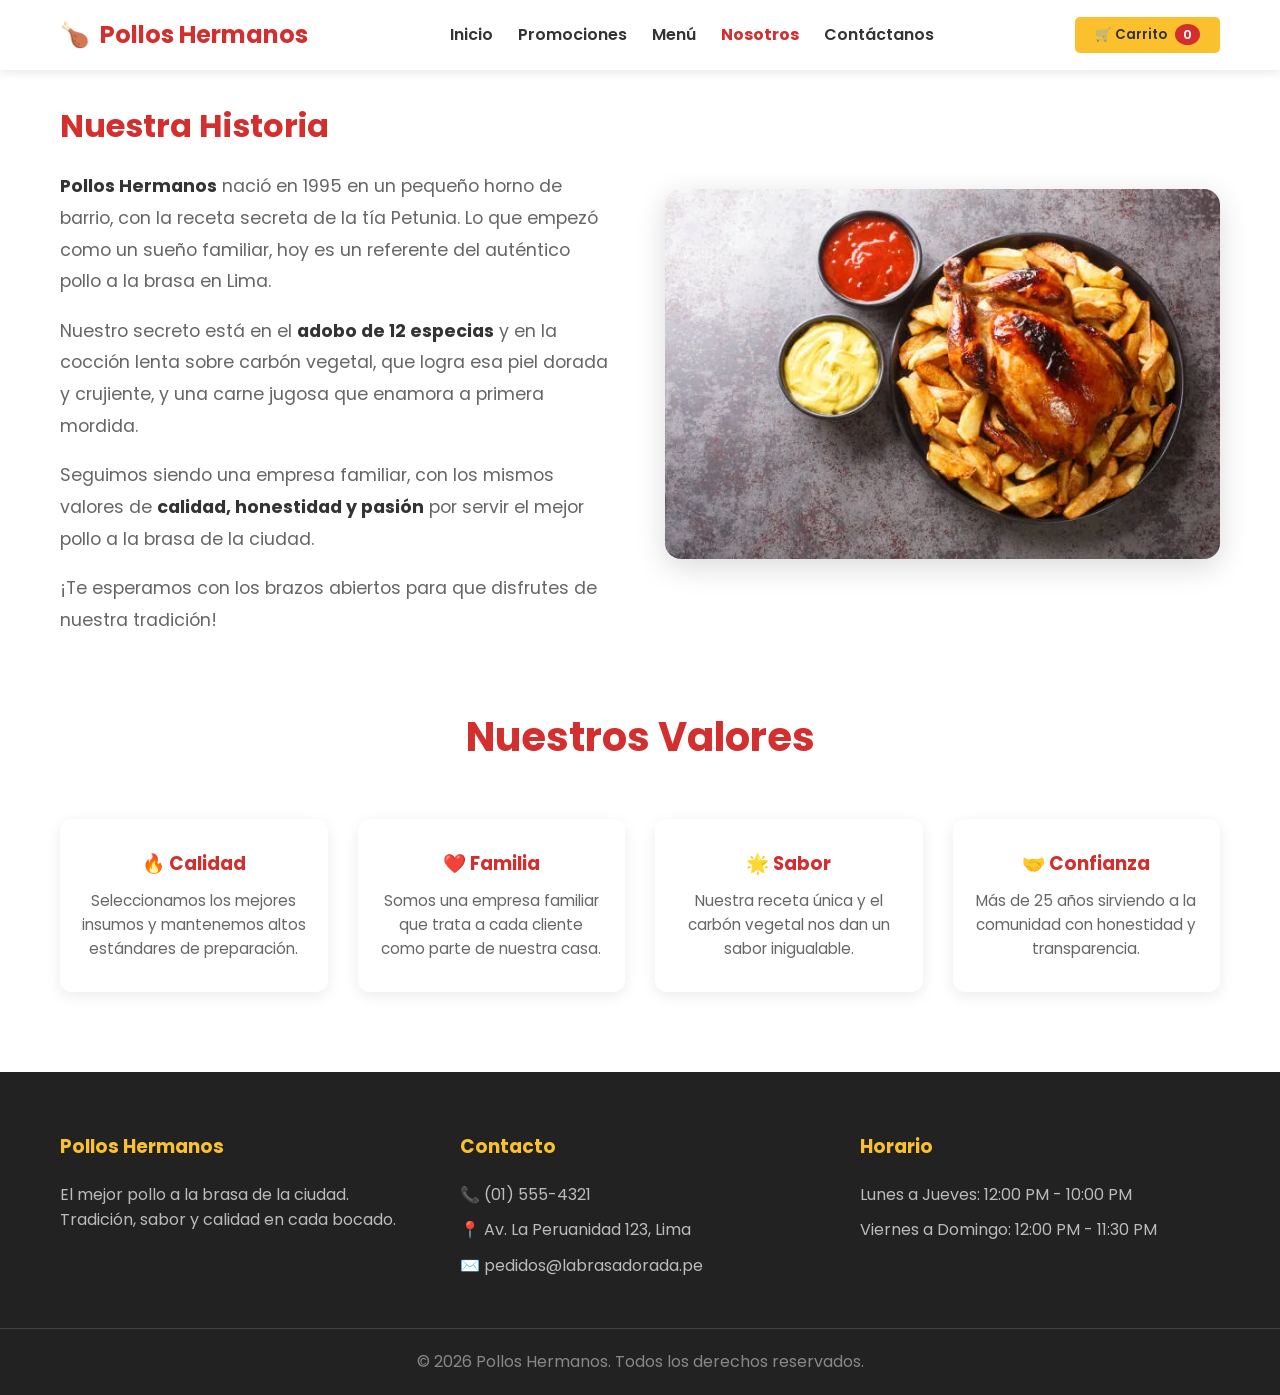
<file: Los_Pollos_Hermanos_Proyecto_Web-main/prototipo_/historia.html>
<!DOCTYPE html>
<html lang="es">
<head>
    <meta charset="UTF-8">
    <meta name="viewport" content="width=device-width, initial-scale=1.0">
    <title>Nuestra Historia | Pollos Hermanos</title>
    <link rel="stylesheet" href="style.css">
    <link href="https://fonts.googleapis.com/css2?family=Poppins:wght@300;400;600;700&display=swap" rel="stylesheet">
    <style>
        .historia-grid {
            display: grid;
            grid-template-columns: 1fr 1fr;
            gap: 50px;
            align-items: center;
        }
        .historia-text h2 {
            color: var(--primary-color);
            font-size: 2rem;
            margin-bottom: 20px;
        }
        .historia-text p {
            margin-bottom: 18px;
            font-size: 1.1rem;
            line-height: 1.8;
            color: var(--text-light);
        }
        .historia-text strong {
            color: var(--text-dark);
        }
        .historia-img img {
            width: 100%;
            border-radius: 16px;
            box-shadow: 0 8px 30px rgba(0,0,0,0.15);
        }
        .valores {
            margin-top: 50px;
            text-align: center;
        }
        .valores-grid {
            display: grid;
            grid-template-columns: repeat(auto-fit, minmax(200px, 1fr));
            gap: 30px;
            margin-top: 30px;
        }
        .valor-card {
            background: var(--white);
            padding: 30px 20px;
            border-radius: 12px;
            box-shadow: 0 4px 15px rgba(0,0,0,0.08);
            transition: transform 0.3s;
        }
        .valor-card:hover {
            transform: translateY(-8px);
        }
        .valor-card h3 {
            color: var(--primary-color);
            margin-bottom: 10px;
        }
        .valor-card p {
            color: var(--text-light);
            font-size: 0.95rem;
        }
        @media (max-width: 768px) {
            .historia-grid {
                grid-template-columns: 1fr;
                gap: 30px;
            }
            .historia-img {
                order: -1;
            }
        }
    </style>
</head>
<body>
    <!-- NAVBAR -->
    <header class="navbar">
        <div class="container nav-container">
            <div class="logo">🍗 <span>Pollos Hermanos</span></div>
            <nav>
                <ul class="nav-links">
                    <li><a href="index.html#inicio">Inicio</a></li>
                    <li><a href="index.html#promos">Promociones</a></li>
                    <li><a href="index.html#menu">Menú</a></li>
                    <li><a href="historia.html" style="color: var(--primary-color); font-weight:700;"> Nosotros</a></li>
                    <li><a href="contacto.html"> Contáctanos</a></li>
                </ul>
            </nav>
            <button class="btn-pedir" id="btn-header-pedir" style="position:relative;">
            🛒 Carrito <span id="cart-count" style="background:var(--primary-color); color:white; border-radius:50%; padding:2px 8px; font-size:0.8rem; margin-left:5px;">0</span>
            </button>
        </div>
    </header>

    <!-- CONTENIDO -->
    <section class="section" style="padding-top: 100px;">
        <div class="container">
            <div class="historia-grid">
                <div class="historia-text">
                    <h2>Nuestra Historia</h2>
                    <p>
                        <strong>Pollos Hermanos</strong> nació en 1995 en un pequeño horno de barrio, con la receta secreta de la tía Petunia. 
                        Lo que empezó como un sueño familiar, hoy es un referente del auténtico pollo a la brasa en Lima.
                    </p>
                    <p>
                        Nuestro secreto está en el <strong>adobo de 12 especias</strong> y en la cocción lenta sobre carbón vegetal, 
                        que logra esa piel dorada y crujiente, y una carne jugosa que enamora a primera mordida.
                    </p>
                    <p>
                        Seguimos siendo una empresa familiar, con los mismos valores de <strong>calidad, honestidad y pasión</strong> 
                        por servir el mejor pollo a la brasa de la ciudad.
                    </p>
                    <p>
                        ¡Te esperamos con los brazos abiertos para que disfrutes de nuestra tradición!
                    </p>
                </div>
                <div class="historia-img">
                    <!-- Imagen ilustrativa (puedes cambiarla por una propia) -->
                    <img src="pollo.webp" alt="Nuestro pollo a la brasa">
                </div>
            </div>

            <!-- Valores -->
            <div class="valores">
                <h2 class="section-title">Nuestros Valores</h2>
                <div class="valores-grid">
                    <div class="valor-card">
                        <h3>🔥 Calidad</h3>
                        <p>Seleccionamos los mejores insumos y mantenemos altos estándares de preparación.</p>
                    </div>
                    <div class="valor-card">
                        <h3>❤️ Familia</h3>
                        <p>Somos una empresa familiar que trata a cada cliente como parte de nuestra casa.</p>
                    </div>
                    <div class="valor-card">
                        <h3>🌟 Sabor</h3>
                        <p>Nuestra receta única y el carbón vegetal nos dan un sabor inigualable.</p>
                    </div>
                    <div class="valor-card">
                        <h3>🤝 Confianza</h3>
                        <p>Más de 25 años sirviendo a la comunidad con honestidad y transparencia.</p>
                    </div>
                </div>
            </div>
        </div>
    </section>

    <!-- FOOTER -->
    <footer>
        <div class="container footer-content">
            <div class="footer-col">
                <h3>Pollos Hermanos</h3>
                <p>El mejor pollo a la brasa de la ciudad. Tradición, sabor y calidad en cada bocado.</p>
            </div>
            <div class="footer-col">
                <h3>Contacto</h3>
                <p>📞 (01) 555-4321</p>
                <p>📍 Av. La Peruanidad 123, Lima</p>
                <p>✉️ pedidos@labrasadorada.pe</p>
            </div>
            <div class="footer-col">
                <h3>Horario</h3>
                <p>Lunes a Jueves: 12:00 PM - 10:00 PM</p>
                <p>Viernes a Domingo: 12:00 PM - 11:30 PM</p>
            </div>
        </div>
        <div class="footer-bottom">
            <p>&copy; 2026 Pollos Hermanos. Todos los derechos reservados.</p>
        </div>
    </footer>

    <script src="script.js"></script>
    <script>
        // Interacción para el botón "Pide Aquí" (ya está en script.js, pero por si acaso)
        document.addEventListener('DOMContentLoaded', function() {
            const btnHeader = document.getElementById('btn-header-pedir');
            if (btnHeader) {
                btnHeader.addEventListener('click', function() {
                    alert('🛒 Prototipo: Aquí se abriría el carrito de compras.');
                });
            }
        });
    </script>
</body>
</html>
</file>
<file: prototipo_/style.css>
/* Variables de Color */
:root {
    --primary-color: #d32f2f; /* Rojo Pollería */
    --secondary-color: #fbc02d; /* Amarillo Mostaza */
    --text-dark: #333333;
    --text-light: #666666;
    --bg-light: #f9f9f9;
    --white: #ffffff;
}

/* Reset Básico */
* {
    margin: 0;
    padding: 0;
    box-sizing: border-box;
    font-family: 'Poppins', sans-serif;
    scroll-behavior: smooth;
}

body {
    color: var(--text-dark);
    line-height: 1.6;
}

.container {
    max-width: 1200px;
    margin: 0 auto;
    padding: 0 20px;
}

/* Tipografía */
h1, h2, h3, h4 {
    font-weight: 700;
}

a {
    text-decoration: none;
    color: inherit;
}

ul {
    list-style: none;
}

/* Botones */
button {
    cursor: pointer;
    font-family: 'Poppins', sans-serif;
    font-weight: 600;
    border: none;
    border-radius: 5px;
    transition: all 0.3s ease;
}

.btn-primary {
    background-color: var(--primary-color);
    color: var(--white);
    padding: 12px 24px;
    font-size: 1.1rem;
}

.btn-primary:hover {
    background-color: #b71c1c;
}

.btn-secondary {
    background-color: transparent;
    color: var(--white);
    padding: 12px 24px;
    font-size: 1.1rem;
    border: 2px solid var(--white);
    border-radius: 5px;
    display: inline-block;
}

.btn-secondary:hover {
    background-color: var(--white);
    color: var(--text-dark);
}

/* Navbar */
.navbar {
    background-color: var(--white);
    box-shadow: 0 2px 10px rgba(0,0,0,0.1);
    position: fixed;
    width: 100%;
    top: 0;
    z-index: 1000;
}

.nav-container {
    display: flex;
    justify-content: space-between;
    align-items: center;
    height: 70px;
}

.logo {
    font-size: 1.5rem;
    font-weight: 700;
    color: var(--primary-color);
    display: flex;
    align-items: center;
    gap: 10px;
}

.nav-links {
    display: flex;
    gap: 25px;
}

.nav-links a {
    font-weight: 600;
    transition: color 0.3s;
}

.nav-links a:hover {
    color: var(--primary-color);
}

.btn-pedir {
    background-color: var(--secondary-color);
    color: var(--text-dark);
    padding: 8px 20px;
}

.btn-pedir:hover {
    background-color: #f9a825;
}

/* Hero Section */
.hero {
    height: 100vh;
    background-image: url('https://images.unsplash.com/photo-1606622830825-f86a241e573e?auto=format&fit=crop&q=80&w=1600');
    background-size: cover;
    background-position: center;
    position: relative;
    display: flex;
    align-items: center;
    text-align: center;
    color: var(--white);
}

.hero-overlay {
    position: absolute;
    top: 0;
    left: 0;
    width: 100%;
    height: 100%;
    background: rgba(0, 0, 0, 0.6); /* Oscurece la imagen de fondo */
}

.hero-content {
    position: relative;
    z-index: 1;
    max-width: 800px;
    margin: 0 auto;
}

.hero h1 {
    font-size: 3.5rem;
    margin-bottom: 20px;
    text-shadow: 2px 2px 4px rgba(0,0,0,0.5);
}

.hero p {
    font-size: 1.2rem;
    margin-bottom: 30px;
}

.hero-buttons {
    display: flex;
    justify-content: center;
    gap: 15px;
}

/* Secciones Generales */
.section {
    padding: 80px 0;
}

.section-title {
    text-align: center;
    font-size: 2.5rem;
    margin-bottom: 50px;
    color: var(--primary-color);
}

.bg-light {
    background-color: var(--bg-light);
}

/* Grid de Promociones */
.grid-3 {
    display: grid;
    grid-template-columns: repeat(auto-fit, minmax(300px, 1fr));
    gap: 30px;
}

.card {
    background: var(--white);
    border-radius: 10px;
    overflow: hidden;
    box-shadow: 0 4px 15px rgba(0,0,0,0.1);
    transition: transform 0.3s;
}

.card:hover {
    transform: translateY(-5px);
}

.card-img {
    height: 200px;
    background-size: cover;
    background-position: center;
}

.card-body {
    padding: 20px;
    text-align: center;
}

.card-body h3 {
    margin-bottom: 10px;
    font-size: 1.4rem;
}

.card-body p {
    color: var(--text-light);
    font-size: 0.9rem;
    margin-bottom: 15px;
}

.price {
    display: block;
    font-size: 1.5rem;
    font-weight: 700;
    color: var(--primary-color);
    margin-bottom: 15px;
}

.btn-add {
    background-color: var(--secondary-color);
    width: 100%;
    padding: 10px;
    font-size: 1rem;
}

.btn-add:hover {
    background-color: #f9a825;
}

/* Menú Listado */
.menu-categories {
    display: flex;
    justify-content: center;
    gap: 15px;
    margin-bottom: 40px;
}

.menu-btn {
    background: var(--white);
    border: 2px solid var(--primary-color);
    color: var(--primary-color);
    padding: 8px 20px;
    border-radius: 25px;
}

.menu-btn.active, .menu-btn:hover {
    background: var(--primary-color);
    color: var(--white);
}

.menu-list {
    max-width: 800px;
    margin: 0 auto;
}

.menu-item {
    display: flex;
    justify-content: space-between;
    align-items: center;
    border-bottom: 1px dashed #ccc;
    padding: 20px 0;
}

.menu-info h4 {
    font-size: 1.2rem;
    color: var(--text-dark);
}

.menu-info p {
    font-size: 0.9rem;
    color: var(--text-light);
}

.menu-price {
    font-size: 1.3rem;
    font-weight: 700;
    color: var(--primary-color);
}

/* Footer */
footer {
    background-color: #222;
    color: var(--white);
    padding: 60px 0 20px;
}

.footer-content {
    display: grid;
    grid-template-columns: repeat(auto-fit, minmax(250px, 1fr));
    gap: 40px;
    margin-bottom: 40px;
}

.footer-col h3 {
    color: var(--secondary-color);
    margin-bottom: 20px;
}

.footer-col p {
    color: #bbb;
    margin-bottom: 10px;
}

.footer-bottom {
    text-align: center;
    border-top: 1px solid #444;
    padding-top: 20px;
    color: #888;
}

/* Responsive básico */
@media (max-width: 768px) {
    .nav-links {
        display: none; /* En una versión real aquí iría un menú hamburguesa */
    }
    .hero h1 {
        font-size: 2.5rem;
    }
}

/* Ajuste botones menú */
.menu-list .btn-add{
    padding: 10px 18px;
    width: auto;
    font-size: 14px;
    border-radius: 20px;
    display:inline-block;
}

/* Tarjetas del menú con imagen como promociones */
.menu-product-card{
    background:white;
    border-radius:15px;
    overflow:hidden;
    box-shadow:0 4px 12px rgba(0,0,0,.12);
}

.menu-product-card img{
    width:100%;
    height:170px;
    object-fit:cover;
}

/* Menú visual corregido */
#menu-list.menu-list{
    max-width:1100px;
    display:grid;
    grid-template-columns:repeat(auto-fit,minmax(220px,1fr));
    gap:22px;
}
.menu-product-card{
    background:#fff;
    border-radius:12px;
    overflow:hidden;
    box-shadow:0 4px 15px rgba(0,0,0,.10);
    transition:transform .2s ease;
}
.menu-product-card:hover{ transform:translateY(-4px); }
.menu-product-card img{
    width:100%;
    height:175px;
    object-fit:cover;
    display:block;
}
.menu-product-card .card-body{
    padding:16px;
}
.menu-product-card .btn-add{
    width:auto;
    padding:8px 16px;
    border-radius:20px;
    font-size:.9rem;
}

/* Hero fachada clara sin texto dentro de imagen */
.hero{
    background-image: url("img/hero_pollos_claro.png") !important;
    background-size: cover !important;
    background-position: center !important;
    background-repeat: no-repeat !important;
}
.hero::before{
    background: rgba(0,0,0,0.20) !important;
}
.hero h1,
.hero p,
.hero button{
    position: relative;
    z-index: 2;
}

.auth-box{max-width:500px;margin:80px auto;padding:35px;background:#fff;border-radius:15px;box-shadow:0 5px 20px #0002}
.auth-box input{width:100%;padding:12px;margin:8px 0;border-radius:8px;border:1px solid #ddd}
.auth-box button{width:100%;padding:13px;background:#d92323;color:white;border:0;border-radius:8px;font-weight:bold}

/* Fondo para inicio de sesión y registro */
body:has(.auth-box){
    min-height:100vh;
    background:
      linear-gradient(rgba(0,0,0,.55),rgba(0,0,0,.55)),
      url("img/login_fondo.png") center/cover no-repeat fixed !important;
    display:flex;
    align-items:center;
    justify-content:center;
}

body:has(.auth-box) .auth-box{
    width:360px;
    max-width:90%;
    margin:0;
    background:rgba(255,255,255,.95);
    backdrop-filter:blur(4px);
}

body:has(.auth-box) .auth-box h2{
    color:#d92323;
    text-align:center;
}

body:has(.auth-box) .auth-box button{
    background:#d92323;
}
</file>
<file: Los_Pollos_Hermanos_Proyecto_Web-main/prototipo_/style.css>
/* Variables de Color */
:root {
    --primary-color: #d32f2f; /* Rojo Pollería */
    --secondary-color: #fbc02d; /* Amarillo Mostaza */
    --text-dark: #333333;
    --text-light: #666666;
    --bg-light: #f9f9f9;
    --white: #ffffff;
}

/* Reset Básico */
* {
    margin: 0;
    padding: 0;
    box-sizing: border-box;
    font-family: 'Poppins', sans-serif;
    scroll-behavior: smooth;
}

body {
    color: var(--text-dark);
    line-height: 1.6;
}

.container {
    max-width: 1200px;
    margin: 0 auto;
    padding: 0 20px;
}

/* Tipografía */
h1, h2, h3, h4 {
    font-weight: 700;
}

a {
    text-decoration: none;
    color: inherit;
}

ul {
    list-style: none;
}

/* Botones */
button {
    cursor: pointer;
    font-family: 'Poppins', sans-serif;
    font-weight: 600;
    border: none;
    border-radius: 5px;
    transition: all 0.3s ease;
}

.btn-primary {
    background-color: var(--primary-color);
    color: var(--white);
    padding: 12px 24px;
    font-size: 1.1rem;
}

.btn-primary:hover {
    background-color: #b71c1c;
}

.btn-secondary {
    background-color: transparent;
    color: var(--white);
    padding: 12px 24px;
    font-size: 1.1rem;
    border: 2px solid var(--white);
    border-radius: 5px;
    display: inline-block;
}

.btn-secondary:hover {
    background-color: var(--white);
    color: var(--text-dark);
}

/* Navbar */
.navbar {
    background-color: var(--white);
    box-shadow: 0 2px 10px rgba(0,0,0,0.1);
    position: fixed;
    width: 100%;
    top: 0;
    z-index: 1000;
}

.nav-container {
    display: flex;
    justify-content: space-between;
    align-items: center;
    height: 70px;
}

.logo {
    font-size: 1.5rem;
    font-weight: 700;
    color: var(--primary-color);
    display: flex;
    align-items: center;
    gap: 10px;
}

.nav-links {
    display: flex;
    gap: 25px;
}

.nav-links a {
    font-weight: 600;
    transition: color 0.3s;
}

.nav-links a:hover {
    color: var(--primary-color);
}

.btn-pedir {
    background-color: var(--secondary-color);
    color: var(--text-dark);
    padding: 8px 20px;
}

.btn-pedir:hover {
    background-color: #f9a825;
}

/* Hero Section */
.hero {
    height: 100vh;
    background-image: url('https://images.unsplash.com/photo-1606622830825-f86a241e573e?auto=format&fit=crop&q=80&w=1600');
    background-size: cover;
    background-position: center;
    position: relative;
    display: flex;
    align-items: center;
    text-align: center;
    color: var(--white);
}

.hero-overlay {
    position: absolute;
    top: 0;
    left: 0;
    width: 100%;
    height: 100%;
    background: rgba(0, 0, 0, 0.6); /* Oscurece la imagen de fondo */
}

.hero-content {
    position: relative;
    z-index: 1;
    max-width: 800px;
    margin: 0 auto;
}

.hero h1 {
    font-size: 3.5rem;
    margin-bottom: 20px;
    text-shadow: 2px 2px 4px rgba(0,0,0,0.5);
}

.hero p {
    font-size: 1.2rem;
    margin-bottom: 30px;
}

.hero-buttons {
    display: flex;
    justify-content: center;
    gap: 15px;
}

/* Secciones Generales */
.section {
    padding: 80px 0;
}

.section-title {
    text-align: center;
    font-size: 2.5rem;
    margin-bottom: 50px;
    color: var(--primary-color);
}

.bg-light {
    background-color: var(--bg-light);
}

/* Grid de Promociones */
.grid-3 {
    display: grid;
    grid-template-columns: repeat(auto-fit, minmax(300px, 1fr));
    gap: 30px;
}

.card {
    background: var(--white);
    border-radius: 10px;
    overflow: hidden;
    box-shadow: 0 4px 15px rgba(0,0,0,0.1);
    transition: transform 0.3s;
}

.card:hover {
    transform: translateY(-5px);
}

.card-img {
    height: 200px;
    background-size: cover;
    background-position: center;
}

.card-body {
    padding: 20px;
    text-align: center;
}

.card-body h3 {
    margin-bottom: 10px;
    font-size: 1.4rem;
}

.card-body p {
    color: var(--text-light);
    font-size: 0.9rem;
    margin-bottom: 15px;
}

.price {
    display: block;
    font-size: 1.5rem;
    font-weight: 700;
    color: var(--primary-color);
    margin-bottom: 15px;
}

.btn-add {
    background-color: var(--secondary-color);
    width: 100%;
    padding: 10px;
    font-size: 1rem;
}

.btn-add:hover {
    background-color: #f9a825;
}

/* Menú Listado */
.menu-categories {
    display: flex;
    justify-content: center;
    gap: 15px;
    margin-bottom: 40px;
}

.menu-btn {
    background: var(--white);
    border: 2px solid var(--primary-color);
    color: var(--primary-color);
    padding: 8px 20px;
    border-radius: 25px;
}

.menu-btn.active, .menu-btn:hover {
    background: var(--primary-color);
    color: var(--white);
}

.menu-list {
    max-width: 800px;
    margin: 0 auto;
}

.menu-item {
    display: flex;
    justify-content: space-between;
    align-items: center;
    border-bottom: 1px dashed #ccc;
    padding: 20px 0;
}

.menu-info h4 {
    font-size: 1.2rem;
    color: var(--text-dark);
}

.menu-info p {
    font-size: 0.9rem;
    color: var(--text-light);
}

.menu-price {
    font-size: 1.3rem;
    font-weight: 700;
    color: var(--primary-color);
}

/* Footer */
footer {
    background-color: #222;
    color: var(--white);
    padding: 60px 0 20px;
}

.footer-content {
    display: grid;
    grid-template-columns: repeat(auto-fit, minmax(250px, 1fr));
    gap: 40px;
    margin-bottom: 40px;
}

.footer-col h3 {
    color: var(--secondary-color);
    margin-bottom: 20px;
}

.footer-col p {
    color: #bbb;
    margin-bottom: 10px;
}

.footer-bottom {
    text-align: center;
    border-top: 1px solid #444;
    padding-top: 20px;
    color: #888;
}

/* Responsive básico */
@media (max-width: 768px) {
    .nav-links {
        display: none; /* En una versión real aquí iría un menú hamburguesa */
    }
    .hero h1 {
        font-size: 2.5rem;
    }
}
</file>
<file: prototipo_/pago.css>
body{font-family:Arial;background:#f5f5f5;margin:0}
header{text-align:center;padding:20px}
.checkout{display:flex;gap:20px;max-width:1000px;margin:auto}
.metodos,.resumen{background:white;padding:25px;border-radius:15px;box-shadow:0 2px 8px #ccc}
.metodos{flex:2}.resumen{flex:1}
label{display:block;padding:14px;border-bottom:1px solid #ddd}
button{width:100%;padding:15px;background:#111;color:white;border:0;border-radius:10px}
input,select{padding:10px;width:90%;margin:5px}
.qr{width:180px}

/* Ajustes menu productos */
.menu-item, .product-card {
    overflow: hidden;
}

.menu-item img, .product-card img {
    width: 100%;
    height: 180px;
    object-fit: cover;
    border-radius: 12px 12px 0 0;
}

.btn-add, .menu-item button {
    width: auto !important;
    padding: 8px 18px !important;
    font-size: 14px !important;
    border-radius: 20px !important;
    display: inline-block !important;
    margin-top: 10px;
}

/* Fondo personalizado para pagina de pago */
body.pago-page,
body {
    background-image: linear-gradient(rgba(255,255,255,.78), rgba(255,255,255,.78)), url('img/fondo_pago.png');
    background-size: cover;
    background-position: center;
    background-attachment: fixed;
}
</file>
